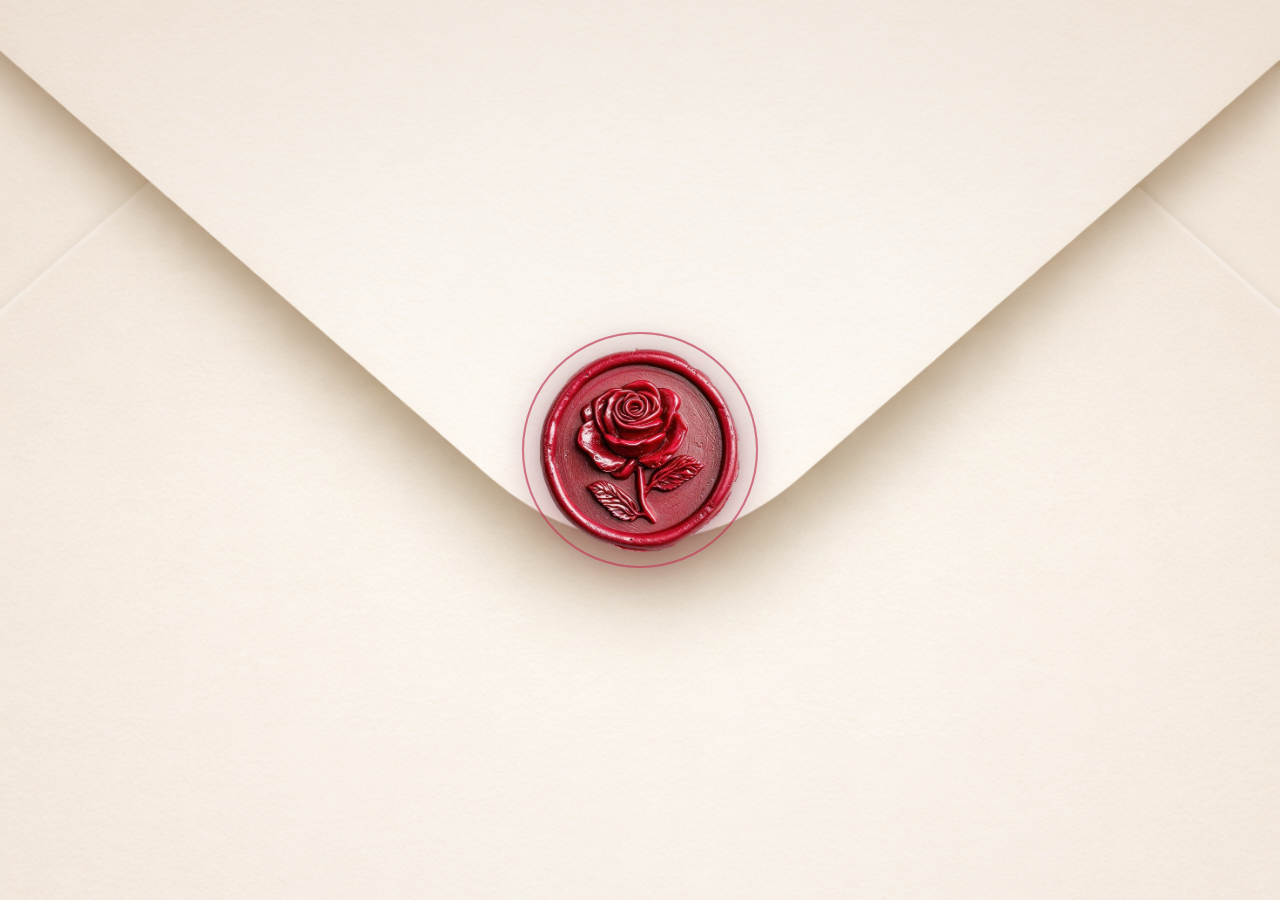
<file: index.html>
<!DOCTYPE html>
<html lang="es">
<head>
  <meta charset="UTF-8" />
  <meta name="viewport" content="width=device-width, initial-scale=1.0, maximum-scale=1.0, user-scalable=no" />
  <title>Invitación</title>
  <link rel="stylesheet" href="styles.css" />
</head>
<body>
  <div class="envelope-container">
    <img class="carta-bg" src="assets/carta.png" alt="carta" />
    <div class="flap-shadow"></div>
    <button class="sello-btn" id="selloBtn" aria-label="Abrir invitación">
      <img class="sello-img" src="assets/sello.png" alt="sello" />
      <span class="ripple-ring"></span>
    </button>
  </div>

  <audio id="bg-audio" src="assets/audio.mp3" loop preload="auto"></audio>

  <script>
    (function() {
      const audio = document.getElementById('bg-audio');
      audio.volume = 0;

      function startAudio() {
        const saved = sessionStorage.getItem('audioTime');
        if (saved) audio.currentTime = parseFloat(saved);
        audio.play().then(() => {
          let vol = 0;
          const ramp = setInterval(() => {
            vol = Math.min(vol + 0.03, 0.35);
            audio.volume = vol;
            if (vol >= 0.35) clearInterval(ramp);
          }, 80);
        }).catch(() => {});
      }

      document.addEventListener('touchstart', startAudio, { once: true });
      document.addEventListener('click',      startAudio, { once: true });

      window.addEventListener('beforeunload', () => {
        sessionStorage.setItem('audioTime', audio.currentTime);
      });
    })();
  </script>
  <script src="app.js"></script>
</body>
</html>
</file>
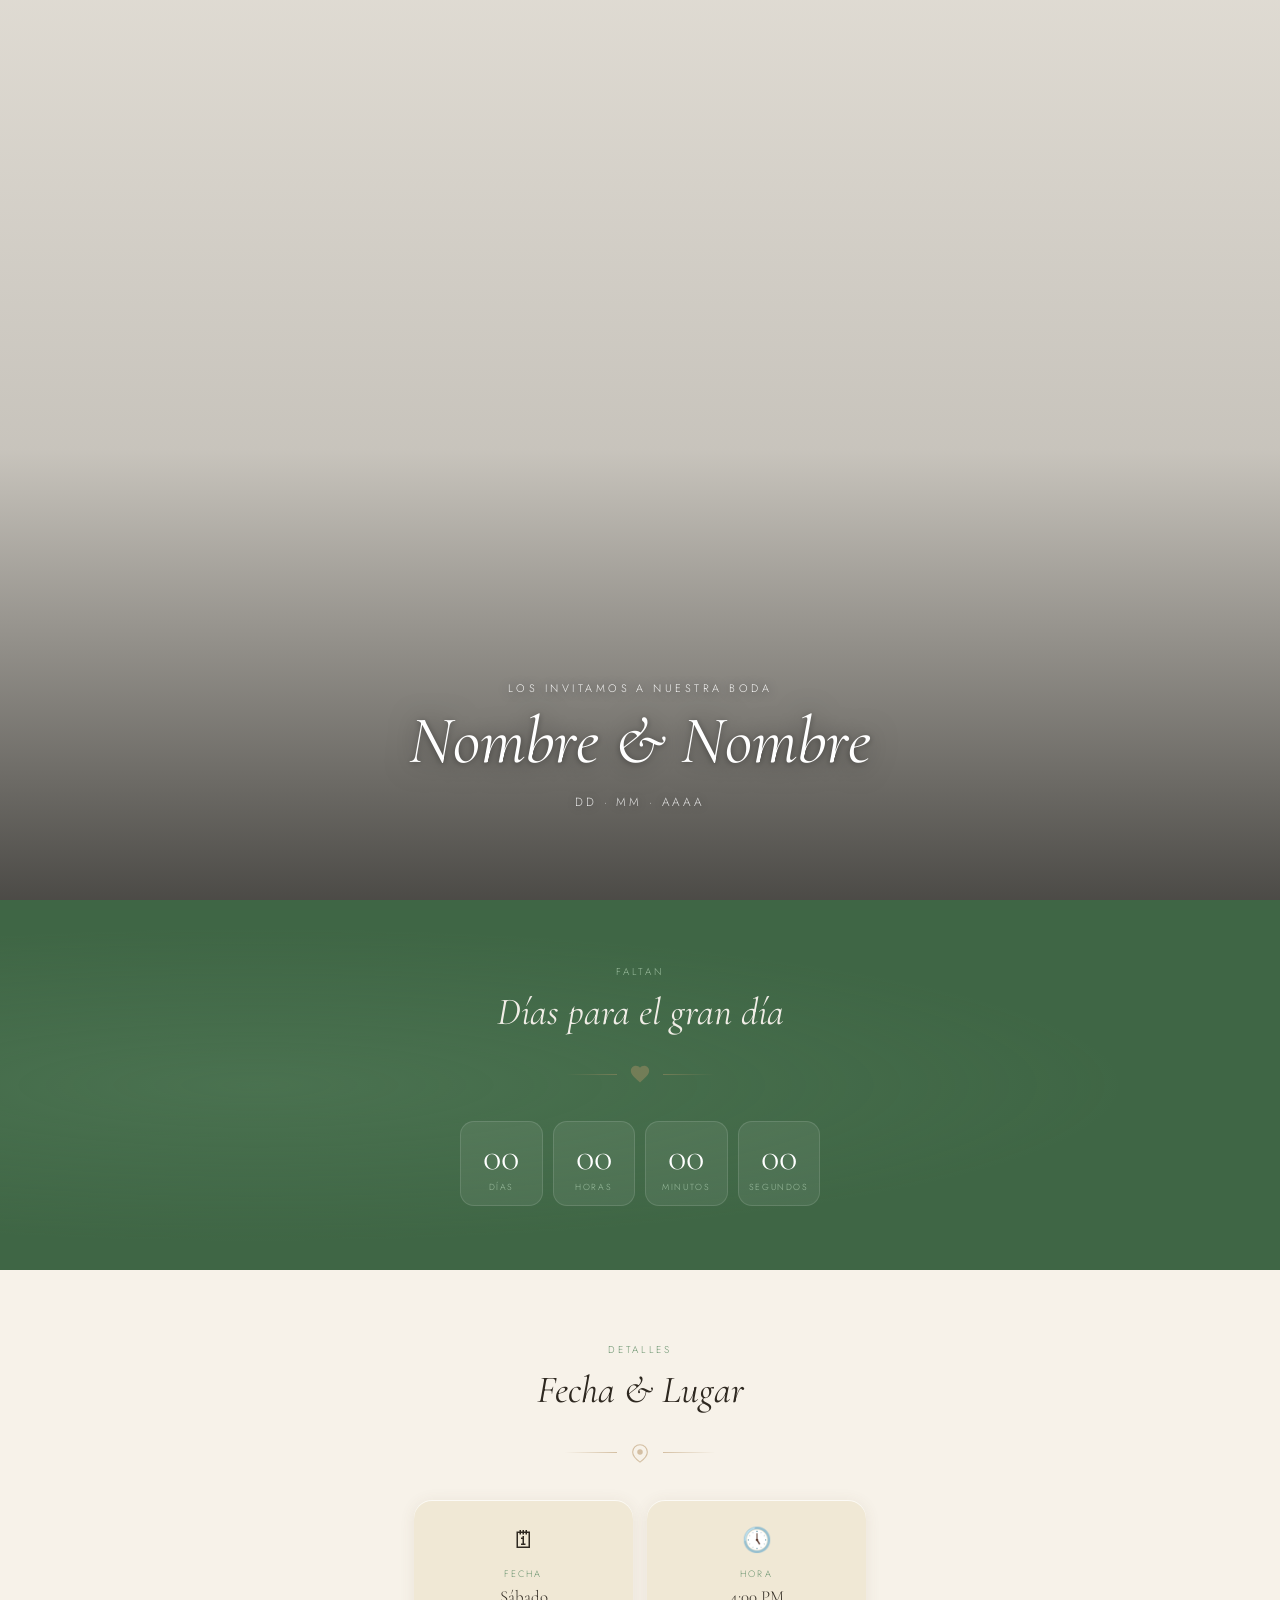
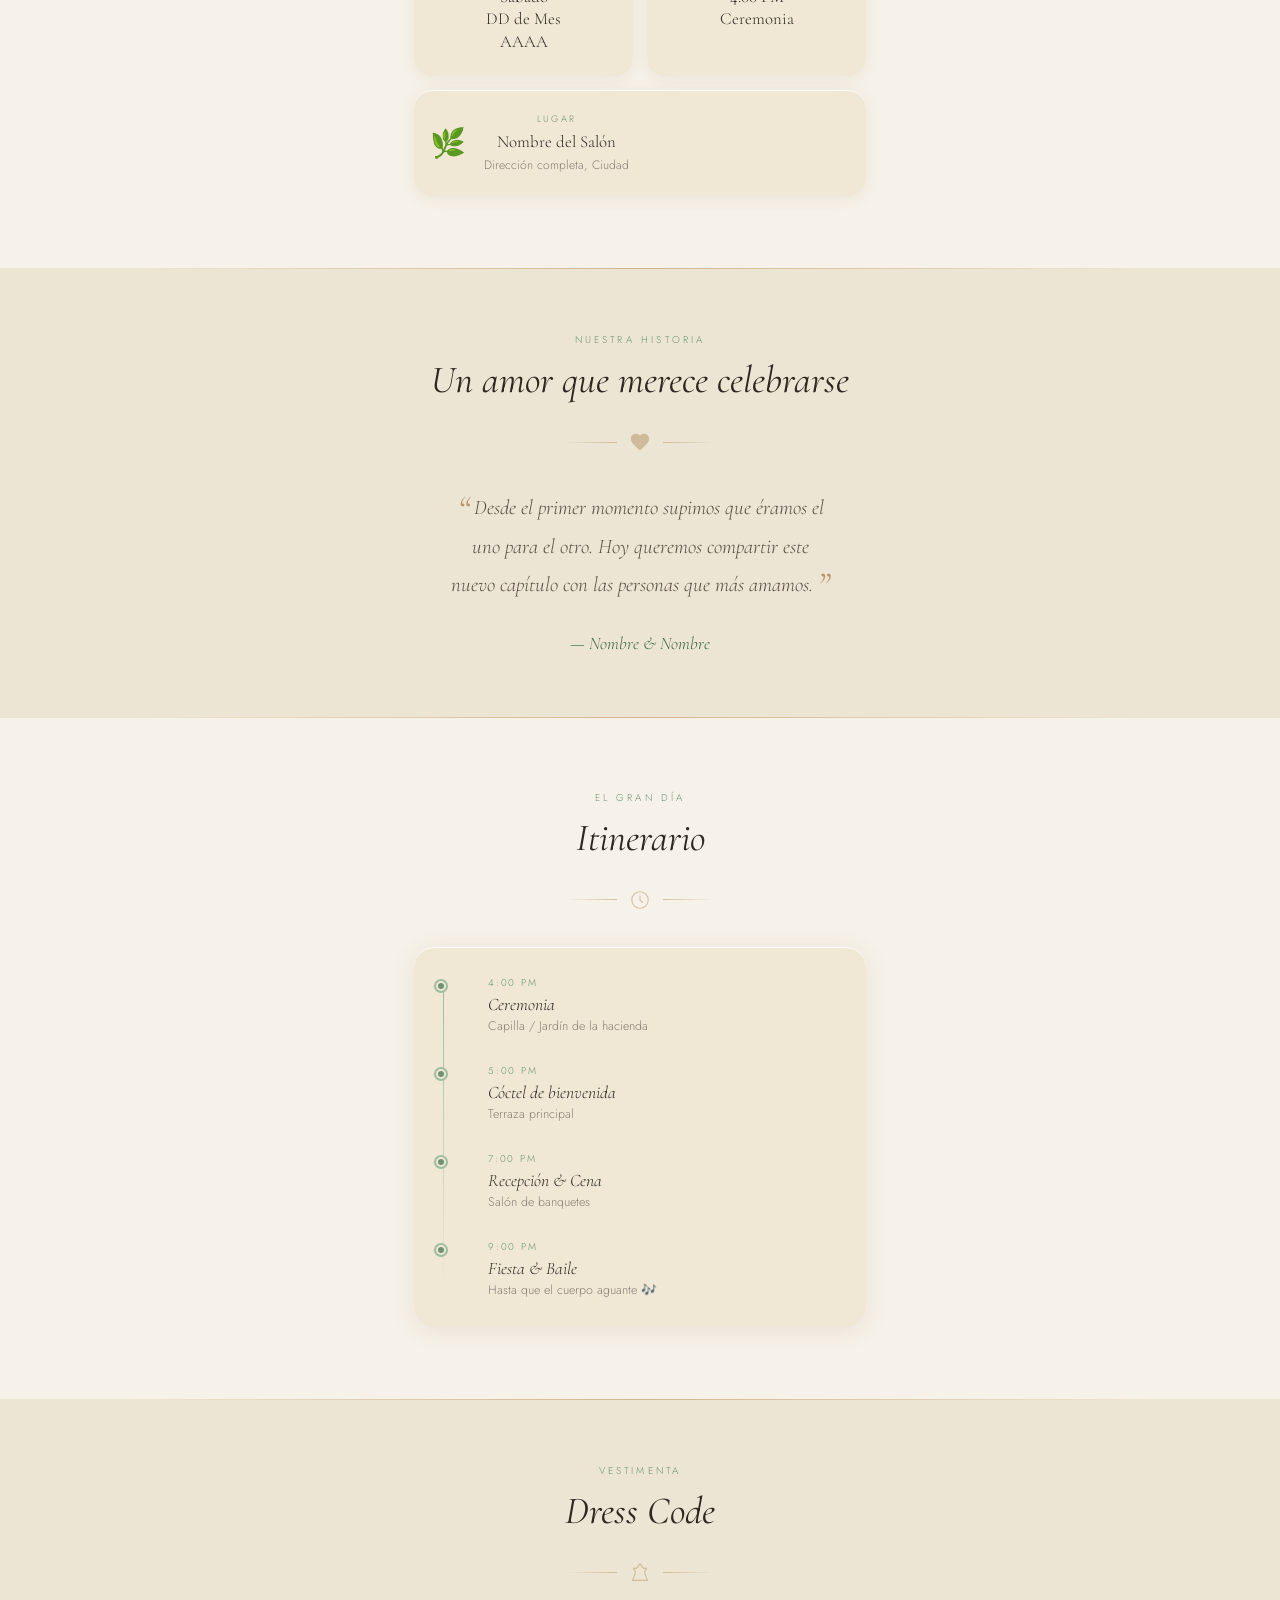
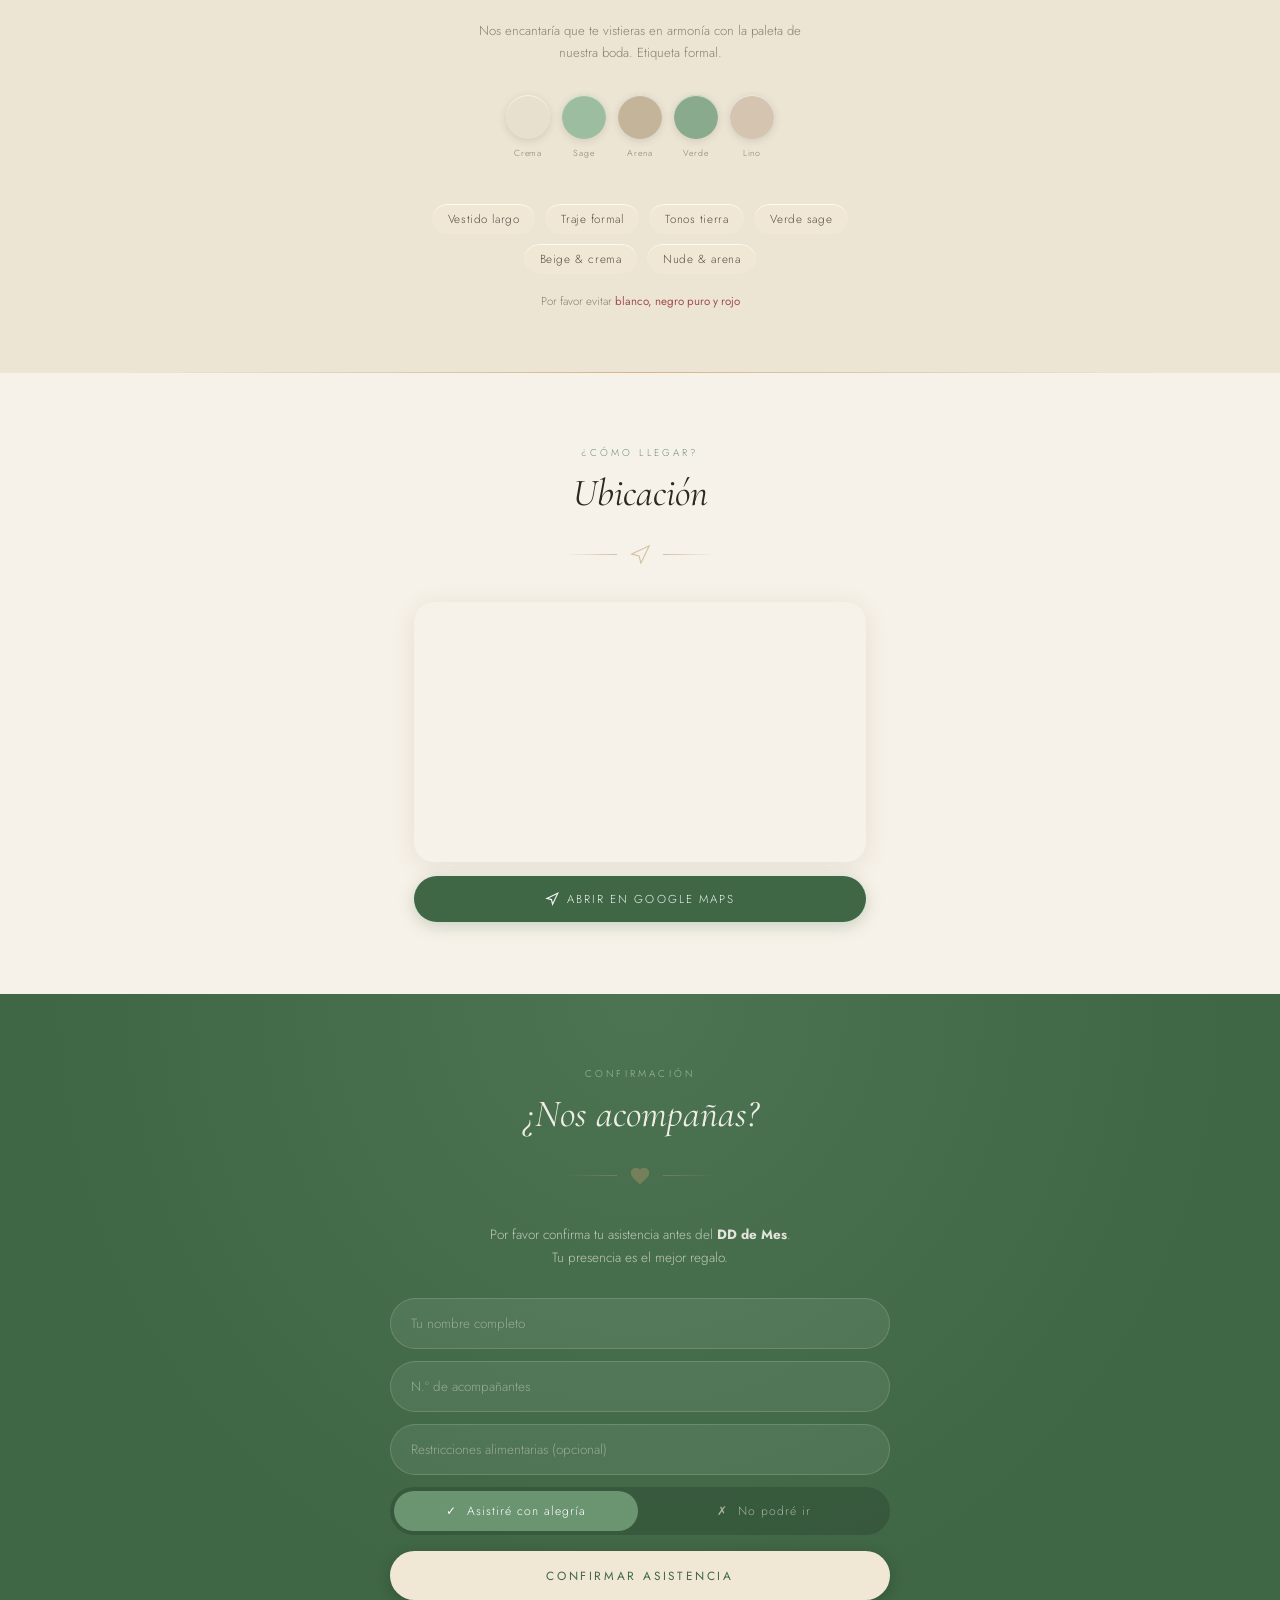
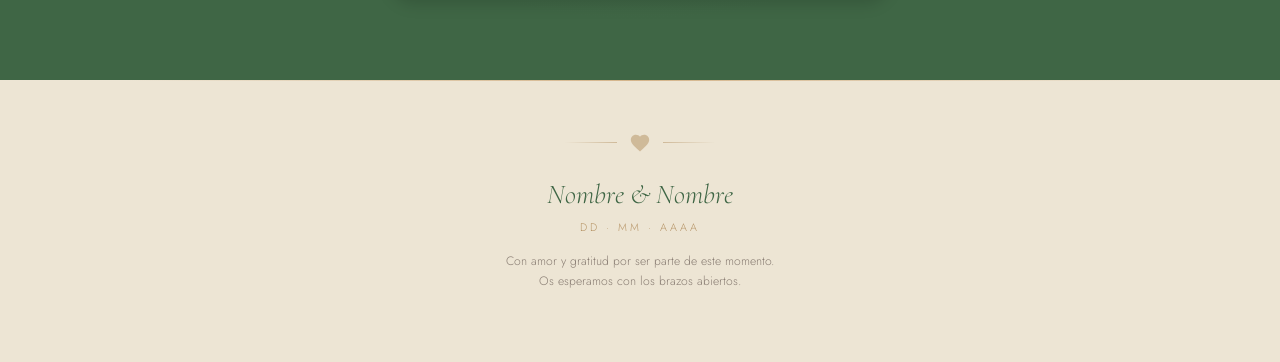
<file: invitacion.html>
<!DOCTYPE html>
<html lang="es">
<head>
  <meta charset="UTF-8"/>
  <meta name="viewport" content="width=device-width, initial-scale=1.0, maximum-scale=1.0, user-scalable=no"/>
  <title>Nuestra Boda</title>
  <link rel="preconnect" href="https://fonts.googleapis.com">
  <link href="https://fonts.googleapis.com/css2?family=Cormorant+Garamond:ital,wght@0,300;0,400;0,500;1,300;1,400&family=Jost:wght@200;300;400&display=swap" rel="stylesheet">
  <style>
    *, *::before, *::after { box-sizing: border-box; margin: 0; padding: 0; }

    :root {
      --cream:       #f7f2e9;
      --cream-dark:  #ede5d4;
      --parchment:   #f0e8d5;
      --green:       #6b9470;
      --green-light: #9cbd9f;
      --green-dark:  #3f6645;
      --text:        #2e2820;
      --text-mid:    #5a4e44;
      --text-light:  #8a7e74;
      --gold:        #b8976a;
      --gold-light:  #d4b48a;
    }

    html { scroll-behavior: smooth; }

    body {
      background: var(--cream);
      font-family: 'Jost', sans-serif;
      font-weight: 300;
      color: var(--text);
      opacity: 0;
      animation: pageIn 1.4s 0.1s ease forwards;
    }

    @keyframes pageIn { from { opacity:0; } to { opacity:1; } }

    .hero {
      position: relative;
      width: 100%;
      height: 100dvh;
      overflow: hidden;
      display: flex;
      flex-direction: column;
      align-items: center;
      justify-content: flex-end;
      padding-bottom: 10dvh;
    }
    .hero-video {
      position: absolute; inset: 0;
      width: 100%; height: 100%;
      object-fit: cover; object-position: center;
    }
    .hero::after {
      content: '';
      position: absolute; inset: 0;
      background: linear-gradient(to bottom, rgba(10,10,8,.10) 0%, rgba(10,10,8,.20) 50%, rgba(10,10,8,.72) 100%);
    }
    .hero-content {
      position: relative; z-index: 2;
      text-align: center;
      display: flex; flex-direction: column; align-items: center; gap: 10px;
    }
    .hero-pre {
      font-size: .68rem; letter-spacing: .32em; text-transform: uppercase;
      color: rgba(255,255,255,.92); text-shadow: 0 1px 10px rgba(0,0,0,.55);
      opacity: 0; animation: fadeUp 1s 1s forwards;
    }
    .hero-names {
      font-family: 'Cormorant Garamond', serif;
      font-size: clamp(2.8rem, 11vw, 4.2rem);
      font-weight: 400; font-style: italic; line-height: 1.05;
      color: #fff; text-shadow: 0 2px 28px rgba(0,0,0,.55), 0 1px 6px rgba(0,0,0,.35);
      opacity: 0; animation: fadeUp 1s 1.2s forwards;
    }
    .hero-date {
      font-size: .74rem; letter-spacing: .24em;
      color: rgba(255,255,255,.82); text-shadow: 0 1px 8px rgba(0,0,0,.35);
      margin-top: 6px; opacity: 0; animation: fadeUp 1s 1.45s forwards;
    }
    .scroll-hint {
      position: absolute; bottom: 26px; left: 50%; transform: translateX(-50%);
      z-index: 2; display: flex; flex-direction: column; align-items: center; gap: 7px;
      opacity: 0; animation: fadeUp 1s 2.2s forwards;
    }
    .scroll-hint span { font-size: .6rem; letter-spacing: .24em; text-transform: uppercase; color: rgba(255,255,255,.7); }
    .scroll-line {
      width: 1px; height: 38px;
      background: linear-gradient(to bottom, rgba(255,255,255,.7), transparent);
      animation: scrollPulse 2.2s 2.4s ease-in-out infinite;
    }
    @keyframes scrollPulse { 0%,100%{opacity:.35;transform:scaleY(1)} 50%{opacity:1;transform:scaleY(1.18)} }
    @keyframes fadeUp { from{opacity:0;transform:translateY(16px)} to{opacity:1;transform:translateY(0)} }

    .ornament {
      display: flex; align-items: center; justify-content: center;
      gap: 12px; margin: 0 auto 36px; opacity: .55;
    }
    .ornament-line { height: 1px; width: 52px; background: linear-gradient(to right, transparent, var(--gold)); }
    .ornament-line.r { background: linear-gradient(to left, transparent, var(--gold)); }
    .ornament svg { width: 22px; height: 22px; }

    .sw { padding: 72px 24px; max-width: 500px; margin: 0 auto; position: relative; z-index: 1; }
    .alt-bg { background: var(--cream-dark); position: relative; }
    .alt-bg::before, .alt-bg::after {
      content: ''; display: block; height: 1px;
      background: linear-gradient(to right, transparent, var(--gold-light), transparent);
      position: absolute; left: 10%; right: 10%;
    }
    .alt-bg::before { top: 0; }
    .alt-bg::after  { bottom: 0; }

    .section-label {
      font-size: .62rem; letter-spacing: .32em; text-transform: uppercase;
      color: var(--green); text-align: center; margin-bottom: 10px; display: block;
    }
    .section-title {
      font-family: 'Cormorant Garamond', serif;
      font-size: clamp(1.9rem, 7vw, 2.4rem);
      font-weight: 400; font-style: italic; line-height: 1.2;
      color: var(--text); text-align: center; margin-bottom: 28px;
    }

    .parchment {
      background: var(--parchment); border-radius: 20px; padding: 28px 22px;
      box-shadow: 0 1px 0 rgba(255,255,255,.9) inset, 0 4px 24px rgba(100,80,50,.10);
      position: relative; overflow: hidden;
    }

    .cd-section {
      background: var(--green-dark); padding: 64px 24px;
      position: relative; overflow: hidden;
    }
    .cd-section::before {
      content:''; position:absolute; inset:0;
      background: radial-gradient(ellipse at 20% 50%, rgba(107,148,112,.25) 0%, transparent 60%),
                  radial-gradient(ellipse at 80% 50%, rgba(63,102,69,.20) 0%, transparent 60%);
      pointer-events:none;
    }
    .cd-inner { max-width:500px; margin:0 auto; text-align:center; position:relative;z-index:1; }
    .cd-section .section-label { color: var(--green-light); }
    .cd-section .section-title { color: #f0ede6; }
    .cd-section .ornament { opacity:.4; }
    .cd-grid {
      display: grid; grid-template-columns: repeat(4,1fr); gap: 10px;
      max-width: 360px; margin: 0 auto;
    }
    .cd-item {
      text-align: center; background: rgba(255,255,255,.07);
      border: 1px solid rgba(255,255,255,.12); border-radius: 14px; padding: 16px 8px 12px;
    }
    .cd-num {
      font-family: 'Cormorant Garamond', serif;
      font-size: 2.4rem; font-weight: 300; color: #fff; line-height: 1; display: block;
    }
    .cd-lbl {
      font-size: .55rem; letter-spacing: .18em; text-transform: uppercase;
      color: var(--green-light); display: block; margin-top: 5px;
    }

    .fg { display:grid; grid-template-columns:1fr 1fr; gap:14px; margin-bottom:14px; }
    .tile {
      background: var(--parchment); border-radius: 18px; padding: 22px 16px; text-align: center;
      box-shadow: 0 2px 16px rgba(100,80,50,.09), 0 1px 0 rgba(255,255,255,.8) inset;
    }
    .tile .ic   { font-size:1.5rem; display:block; margin-bottom:10px; }
    .tile .lbl  { font-size:.58rem; letter-spacing:.24em; text-transform:uppercase; color:var(--green); margin-bottom:6px; display:block; }
    .tile .val  { font-family:'Cormorant Garamond',serif; font-size:1.05rem; color:var(--text); line-height:1.35; }
    .tile .sub  { font-size:.76rem; color:var(--text-light); margin-top:3px; }
    .tile-row   { display:flex; align-items:center; gap:18px; }
    .tile-row .ic { margin-bottom:0; font-size:1.8rem; flex-shrink:0; }

    .historia-quote {
      font-family: 'Cormorant Garamond', serif;
      font-size: clamp(1.1rem, 4.5vw, 1.3rem);
      font-style: italic; font-weight: 300;
      color: var(--text-mid); text-align: center; line-height: 1.85;
      max-width: 380px; margin: 0 auto 28px;
    }
    .historia-quote::before { content:'\201C'; color:var(--gold); font-size:2.5rem; line-height:0; vertical-align:-.5rem; margin-right:4px; }
    .historia-quote::after  { content:'\201D'; color:var(--gold); font-size:2.5rem; line-height:0; vertical-align:-.5rem; margin-left:4px; }
    .firma { text-align:center; font-family:'Cormorant Garamond',serif; font-size:1.1rem; font-style:italic; color:var(--green-dark); }

    .timeline { position:relative; padding-left:28px; }
    .timeline::before {
      content:''; position:absolute; left:7px; top:8px; bottom:8px;
      width:1px; background:linear-gradient(to bottom, var(--green-light), transparent);
    }
    .tl-item { position:relative; padding:0 0 28px 24px; }
    .tl-item:last-child { padding-bottom:0; }
    .tl-dot {
      position:absolute; left:-28px; top:6px;
      width:10px; height:10px; border-radius:50%;
      background:var(--green); border:2px solid var(--parchment);
      box-shadow:0 0 0 2px var(--green-light);
    }
    .tl-hora  { font-size:.62rem; letter-spacing:.18em; color:var(--green); text-transform:uppercase; margin-bottom:4px; display:block; }
    .tl-ev    { font-family:'Cormorant Garamond',serif; font-size:1.1rem; color:var(--text); font-style:italic; }
    .tl-desc  { font-size:.78rem; color:var(--text-light); margin-top:2px; }

    .dc-note {
      font-size:.82rem; color:var(--text-light); text-align:center; line-height:1.7;
      margin-bottom:30px; max-width:340px; margin-left:auto; margin-right:auto;
    }
    .dc-palette { display:flex; justify-content:center; gap:12px; margin-bottom:36px; }
    .dc-swatch {
      width:44px; height:44px; border-radius:50%;
      box-shadow:0 2px 8px rgba(0,0,0,.12), 0 1px 0 rgba(255,255,255,.6) inset;
      position:relative;
    }
    .dc-swatch::after {
      content:attr(data-name); position:absolute; bottom:-20px; left:50%; transform:translateX(-50%);
      font-size:.55rem; letter-spacing:.1em; color:var(--text-light); white-space:nowrap;
    }
    .dc-tags { display:flex; flex-wrap:wrap; gap:8px; justify-content:center; }
    .dc-tag {
      background:var(--parchment); border:1px solid var(--cream-dark); border-radius:50px;
      padding:7px 16px; font-size:.73rem; color:var(--text-mid); letter-spacing:.05em;
      box-shadow:0 1px 0 rgba(255,255,255,.8) inset;
    }
    .dc-avoid { margin-top:18px; text-align:center; font-size:.72rem; color:var(--text-light); }
    .dc-avoid strong { color:#a05050; font-weight:400; }

    .map-wrap { border-radius:20px; overflow:hidden; box-shadow:0 4px 24px rgba(100,80,50,.12); }
    .map-wrap iframe { width:100%; height:260px; border:none; display:block; }
    .map-btn {
      display:flex; align-items:center; justify-content:center; gap:8px;
      width:100%; margin-top:14px; padding:15px;
      background:var(--green-dark); color:rgba(255,255,255,.92);
      border-radius:50px; text-decoration:none;
      font-size:.72rem; letter-spacing:.18em; text-transform:uppercase;
      transition:background .2s, transform .15s;
      box-shadow:0 4px 16px rgba(63,102,69,.25);
    }
    .map-btn:active { background:var(--green); transform:scale(.98); }

    .rsvp-bg {
      background:var(--green-dark); padding:72px 24px 80px;
      position:relative; overflow:hidden;
    }
    .rsvp-bg::before {
      content:''; position:absolute; inset:0;
      background:radial-gradient(ellipse at 50% 0%, rgba(107,148,112,.30) 0%, transparent 65%);
      pointer-events:none;
    }
    .rsvp-inner { max-width:500px; margin:0 auto; position:relative;z-index:1; }
    .rsvp-bg .section-label { color:var(--green-light); }
    .rsvp-bg .section-title { color:#f0ede6; }
    .rsvp-note {
      font-size:.84rem; color:rgba(240,237,230,.72); text-align:center;
      line-height:1.75; margin-bottom:28px;
    }
    .rsvp-form { display:flex; flex-direction:column; gap:12px; }
    .rsvp-input {
      width:100%; padding:15px 20px;
      border:1px solid rgba(255,255,255,.15); border-radius:50px;
      background:rgba(255,255,255,.08);
      font-family:'Jost',sans-serif; font-size:.84rem; font-weight:300; color:#f0ede6;
      outline:none; transition:border-color .2s, background .2s; -webkit-appearance:none;
    }
    .rsvp-input::placeholder { color:rgba(240,237,230,.45); }
    .rsvp-input:focus { border-color:rgba(255,255,255,.35); background:rgba(255,255,255,.12); }
    .rsvp-toggle {
      display:flex; background:rgba(0,0,0,.15); border-radius:50px; padding:4px; gap:4px;
    }
    .rsvp-toggle button {
      flex:1; padding:11px; border:none; border-radius:50px;
      font-family:'Jost',sans-serif; font-size:.76rem; letter-spacing:.08em; font-weight:300;
      background:transparent; color:rgba(240,237,230,.6); cursor:pointer;
      transition:background .2s, color .2s;
    }
    .rsvp-toggle button.active { background:var(--green); color:#fff; }
    .rsvp-submit {
      width:100%; padding:16px; background:var(--parchment);
      color:var(--green-dark); border:none; border-radius:50px;
      font-family:'Jost',sans-serif; font-size:.74rem; font-weight:400;
      letter-spacing:.22em; text-transform:uppercase; cursor:pointer;
      margin-top:4px; transition:opacity .2s, transform .15s;
      box-shadow:0 4px 16px rgba(0,0,0,.15);
    }
    .rsvp-submit:active { transform:scale(.97); opacity:.88; }

    footer {
      text-align:center; padding:52px 28px 70px;
      background:var(--cream-dark); position:relative;
    }
    footer::before {
      content:''; display:block; height:1px;
      background:linear-gradient(to right, transparent, var(--gold-light), transparent);
      position:absolute; top:0; left:10%; right:10%;
    }
    .footer-names { font-family:'Cormorant Garamond',serif; font-size:1.7rem; font-style:italic; font-weight:300; color:var(--green-dark); margin-bottom:8px; }
    .footer-date  { font-size:.68rem; letter-spacing:.28em; text-transform:uppercase; color:var(--gold); margin-bottom:16px; }
    .footer-msg   { font-size:.76rem; color:var(--text-light); line-height:1.7; }

    .toast {
      position:fixed; bottom:32px; left:50%;
      transform:translateX(-50%) translateY(80px);
      background:var(--green-dark); color:#f0ede6;
      padding:14px 28px; border-radius:50px;
      font-size:.78rem; letter-spacing:.08em;
      z-index:999; opacity:0;
      transition:transform .45s cubic-bezier(.34,1.56,.64,1), opacity .3s;
      white-space:nowrap; box-shadow:0 8px 24px rgba(0,0,0,.18);
    }
    .toast.show { opacity:1; transform:translateX(-50%) translateY(0); }
  </style>
</head>
<body>

<section class="hero">
  <video class="hero-video" src="assets/media.mp4" autoplay muted loop playsinline></video>
  <div class="hero-content">
    <p class="hero-pre">Los invitamos a nuestra boda</p>
    <h1 class="hero-names">Nombre &amp; Nombre</h1>
    <p class="hero-date">DD · MM · AAAA</p>
  </div>
  <div class="scroll-hint">
  </div>
</section>

<div class="cd-section" id="fecha">
  <div class="cd-inner">
    <span class="section-label">Faltan</span>
    <h2 class="section-title">Días para el gran día</h2>
    <div class="ornament" style="opacity:.4;">
      <div class="ornament-line"></div>
      <svg viewBox="0 0 24 24" fill="#b8976a"><path d="M12 21.35l-1.45-1.32C5.4 15.36 2 12.28 2 8.5 2 5.42 4.42 3 7.5 3c1.74 0 3.41.81 4.5 2.09C13.09 3.81 14.76 3 16.5 3 19.58 3 22 5.42 22 8.5c0 3.78-3.4 6.86-8.55 11.54L12 21.35z"/></svg>
      <div class="ornament-line r"></div>
    </div>
    <div class="cd-grid">
      <div class="cd-item"><span class="cd-num" id="cd-d">--</span><span class="cd-lbl">Días</span></div>
      <div class="cd-item"><span class="cd-num" id="cd-h">--</span><span class="cd-lbl">Horas</span></div>
      <div class="cd-item"><span class="cd-num" id="cd-m">--</span><span class="cd-lbl">Minutos</span></div>
      <div class="cd-item"><span class="cd-num" id="cd-s">--</span><span class="cd-lbl">Segundos</span></div>
    </div>
  </div>
</div>

<div class="sw" id="detalles">
  <span class="section-label">Detalles</span>
  <h2 class="section-title">Fecha &amp; Lugar</h2>
  <div class="ornament">
    <div class="ornament-line"></div>
    <svg viewBox="0 0 24 24" fill="none" stroke="#b8976a" stroke-width="1.2"><path d="M12 22s-8-5.6-8-11a8 8 0 0116 0c0 5.4-8 11-8 11z"/><circle cx="12" cy="11" r="3" fill="#b8976a" stroke="none"/></svg>
    <div class="ornament-line r"></div>
  </div>
  <div class="fg">
    <div class="tile"><span class="ic">🗓</span><span class="lbl">Fecha</span><p class="val">Sábado<br>DD de Mes<br>AAAA</p></div>
    <div class="tile"><span class="ic">🕔</span><span class="lbl">Hora</span><p class="val">4:00 PM<br>Ceremonia</p></div>
  </div>
  <div class="tile tile-row">
    <span class="ic">🌿</span>
    <div><span class="lbl">Lugar</span><p class="val">Nombre del Salón</p><p class="sub">Dirección completa, Ciudad</p></div>
  </div>
</div>

<div class="alt-bg" id="historia">
  <div class="sw" style="padding-top:64px;padding-bottom:64px;">
    <span class="section-label">Nuestra historia</span>
    <h2 class="section-title">Un amor que merece celebrarse</h2>
    <div class="ornament">
      <div class="ornament-line"></div>
      <svg viewBox="0 0 24 24" fill="#b8976a"><path d="M12 21.35l-1.45-1.32C5.4 15.36 2 12.28 2 8.5 2 5.42 4.42 3 7.5 3c1.74 0 3.41.81 4.5 2.09C13.09 3.81 14.76 3 16.5 3 19.58 3 22 5.42 22 8.5c0 3.78-3.4 6.86-8.55 11.54L12 21.35z"/></svg>
      <div class="ornament-line r"></div>
    </div>
    <p class="historia-quote">Desde el primer momento supimos que éramos el uno para el otro. Hoy queremos compartir este nuevo capítulo con las personas que más amamos.</p>
    <p class="firma">— Nombre &amp; Nombre</p>
  </div>
</div>

<div class="sw" id="itinerario">
  <span class="section-label">El gran día</span>
  <h2 class="section-title">Itinerario</h2>
  <div class="ornament">
    <div class="ornament-line"></div>
    <svg viewBox="0 0 24 24" fill="none" stroke="#b8976a" stroke-width="1.2"><circle cx="12" cy="12" r="9"/><path d="M12 7v5l3 3"/></svg>
    <div class="ornament-line r"></div>
  </div>
  <div class="parchment">
    <div class="timeline">
      <div class="tl-item"><div class="tl-dot"></div><span class="tl-hora">4:00 PM</span><p class="tl-ev">Ceremonia</p><p class="tl-desc">Capilla / Jardín de la hacienda</p></div>
      <div class="tl-item"><div class="tl-dot"></div><span class="tl-hora">5:00 PM</span><p class="tl-ev">Cóctel de bienvenida</p><p class="tl-desc">Terraza principal</p></div>
      <div class="tl-item"><div class="tl-dot"></div><span class="tl-hora">7:00 PM</span><p class="tl-ev">Recepción &amp; Cena</p><p class="tl-desc">Salón de banquetes</p></div>
      <div class="tl-item"><div class="tl-dot"></div><span class="tl-hora">9:00 PM</span><p class="tl-ev">Fiesta &amp; Baile</p><p class="tl-desc">Hasta que el cuerpo aguante 🎶</p></div>
    </div>
  </div>
</div>

<div class="alt-bg" id="dresscode">
  <div class="sw" style="padding-top:64px;padding-bottom:64px;">
    <span class="section-label">Vestimenta</span>
    <h2 class="section-title">Dress Code</h2>
    <div class="ornament">
      <div class="ornament-line"></div>
      <svg viewBox="0 0 24 24" fill="none" stroke="#b8976a" stroke-width="1.2"><path d="M12 2L8 7H5l2 4-3 9h16l-3-9 2-4h-3L12 2z"/></svg>
      <div class="ornament-line r"></div>
    </div>
    <p class="dc-note">Nos encantaría que te vistieras en armonía con la paleta de nuestra boda. Etiqueta formal.</p>
    <div class="dc-palette" style="padding-bottom:28px;">
      <div class="dc-swatch" style="background:#e8e0cf;" data-name="Crema"></div>
      <div class="dc-swatch" style="background:#9cbd9f;" data-name="Sage"></div>
      <div class="dc-swatch" style="background:#c4b49a;" data-name="Arena"></div>
      <div class="dc-swatch" style="background:#8aaa8d;" data-name="Verde"></div>
      <div class="dc-swatch" style="background:#d4c4b0;" data-name="Lino"></div>
    </div>
    <div class="dc-tags">
      <span class="dc-tag">Vestido largo</span>
      <span class="dc-tag">Traje formal</span>
      <span class="dc-tag">Tonos tierra</span>
      <span class="dc-tag">Verde sage</span>
      <span class="dc-tag">Beige &amp; crema</span>
      <span class="dc-tag">Nude &amp; arena</span>
    </div>
    <p class="dc-avoid">Por favor evitar <strong>blanco, negro puro y rojo</strong></p>
  </div>
</div>

<div class="sw" id="ubicacion">
  <span class="section-label">¿Cómo llegar?</span>
  <h2 class="section-title">Ubicación</h2>
  <div class="ornament">
    <div class="ornament-line"></div>
    <svg viewBox="0 0 24 24" fill="none" stroke="#b8976a" stroke-width="1.2"><path d="M3 11l19-9-9 19-2-8-8-2z"/></svg>
    <div class="ornament-line r"></div>
  </div>
  <div class="map-wrap">
    <iframe src="https://www.google.com/maps/embed?pb=!1m18!1m12!1m3!1d3976.8!2d-76.5!3d3.45!2m3!1f0!2f0!3f0!3m2!1i1024!2i768!4f13.1!3m3!1m2!1s0x0%3A0x0!2zM8KwMjcnMDAuMCJOIDc2wrAzMCcwMC4wIlc!5e0!3m2!1ses!2sco!4v1" allowfullscreen="" loading="lazy" referrerpolicy="no-referrer-when-downgrade"></iframe>
  </div>
  <a class="map-btn" href="https://maps.google.com/?q=Nombre+del+Salon,+Ciudad" target="_blank">
    <svg width="14" height="14" viewBox="0 0 24 24" fill="none" stroke="currentColor" stroke-width="2"><path d="M3 11l19-9-9 19-2-8-8-2z"/></svg>
    Abrir en Google Maps
  </a>
</div>

<div class="rsvp-bg" id="rsvp">
  <div class="rsvp-inner">
    <span class="section-label">Confirmación</span>
    <h2 class="section-title">¿Nos acompañas?</h2>
    <div class="ornament" style="opacity:.4;">
      <div class="ornament-line"></div>
      <svg viewBox="0 0 24 24" fill="#b8976a"><path d="M12 21.35l-1.45-1.32C5.4 15.36 2 12.28 2 8.5 2 5.42 4.42 3 7.5 3c1.74 0 3.41.81 4.5 2.09C13.09 3.81 14.76 3 16.5 3 19.58 3 22 5.42 22 8.5c0 3.78-3.4 6.86-8.55 11.54L12 21.35z"/></svg>
      <div class="ornament-line r"></div>
    </div>
    <p class="rsvp-note">Por favor confirma tu asistencia antes del <strong style="color:rgba(240,237,230,.92);">DD de Mes</strong>.<br>Tu presencia es el mejor regalo.</p>
    <div class="rsvp-form">
      <input class="rsvp-input" type="text"   id="rsvp-name"   placeholder="Tu nombre completo" />
      <input class="rsvp-input" type="number" id="rsvp-guests" placeholder="N.º de acompañantes" min="0" max="5" />
      <input class="rsvp-input" type="text"   id="rsvp-food"   placeholder="Restricciones alimentarias (opcional)" />
      <div class="rsvp-toggle">
        <button class="active" id="btn-si" onclick="toggleRsvp('si')">✓ &nbsp;Asistiré con alegría</button>
        <button id="btn-no" onclick="toggleRsvp('no')">✗ &nbsp;No podré ir</button>
      </div>
      <button class="rsvp-submit" onclick="submitRsvp()">Confirmar asistencia</button>
    </div>
  </div>
</div>

<footer>
  <div class="ornament" style="margin-bottom:24px;">
    <div class="ornament-line"></div>
    <svg viewBox="0 0 24 24" fill="#b8976a" width="22" height="22"><path d="M12 21.35l-1.45-1.32C5.4 15.36 2 12.28 2 8.5 2 5.42 4.42 3 7.5 3c1.74 0 3.41.81 4.5 2.09C13.09 3.81 14.76 3 16.5 3 19.58 3 22 5.42 22 8.5c0 3.78-3.4 6.86-8.55 11.54L12 21.35z"/></svg>
    <div class="ornament-line r"></div>
  </div>
  <p class="footer-names">Nombre &amp; Nombre</p>
  <p class="footer-date">DD · MM · AAAA</p>
  <p class="footer-msg">Con amor y gratitud por ser parte de este momento.<br>Os esperamos con los brazos abiertos.</p>
</footer>

<div class="toast" id="toast">¡Gracias! Te esperamos 🌿</div>
<audio id="bg-audio" src="assets/audio.mp3" loop preload="auto"></audio>

<script>
  (function(){
    const a = document.getElementById('bg-audio');
    a.volume = 0;
    function start(){
      const t = sessionStorage.getItem('audioTime');
      if(t) a.currentTime = parseFloat(t);
      a.play().then(()=>{ let v=0; const r=setInterval(()=>{ v=Math.min(v+.05,.35); a.volume=v; if(v>=.35)clearInterval(r); },50); }).catch(()=>{});
    }
    a.play().then(()=>{ const t=sessionStorage.getItem('audioTime'); if(t) a.currentTime=parseFloat(t); a.volume=.35; }).catch(()=>{
      document.addEventListener('touchstart',start,{once:true});
      document.addEventListener('click',start,{once:true});
    });
    window.addEventListener('beforeunload',()=>{ sessionStorage.setItem('audioTime',a.currentTime); });
  })();

  const wDate = new Date('2025-12-20T16:00:00');
  function tick(){
    const diff = wDate - new Date();
    if(diff<=0){ ['cd-d','cd-h','cd-m','cd-s'].forEach(id=>document.getElementById(id).textContent='00'); return; }
    const pad = n => String(Math.floor(n)).padStart(2,'0');
    document.getElementById('cd-d').textContent = pad(diff/86400000);
    document.getElementById('cd-h').textContent = pad((diff%86400000)/3600000);
    document.getElementById('cd-m').textContent = pad((diff%3600000)/60000);
    document.getElementById('cd-s').textContent = pad((diff%60000)/1000);
  }
  tick(); setInterval(tick,1000);

  let choice='si';
  function toggleRsvp(c){
    choice=c;
    document.getElementById('btn-si').classList.toggle('active',c==='si');
    document.getElementById('btn-no').classList.toggle('active',c==='no');
    document.getElementById('toast').textContent = c==='no' ? '¡Te echaremos de menos! 🌸' : '¡Gracias! Te esperamos 🌿';
  }
  function submitRsvp(){
    if(!document.getElementById('rsvp-name').value.trim()){ document.getElementById('rsvp-name').focus(); return; }
    const t=document.getElementById('toast'); t.classList.add('show'); setTimeout(()=>t.classList.remove('show'),3400);
  }

  setTimeout(()=>{ document.getElementById('fecha').scrollIntoView({behavior:'smooth'}); },5000);

  const obs = new IntersectionObserver(entries=>{
    entries.forEach(e=>{ if(e.isIntersecting){ e.target.style.opacity='1'; e.target.style.transform='translateY(0)'; obs.unobserve(e.target); } });
  },{threshold:.10});
  document.querySelectorAll('.sw, .alt-bg').forEach(el=>{
    el.style.opacity='0'; el.style.transform='translateY(28px)';
    el.style.transition='opacity .9s ease, transform .9s ease';
    obs.observe(el);
  });
</script>
</body>
</html>
</file>
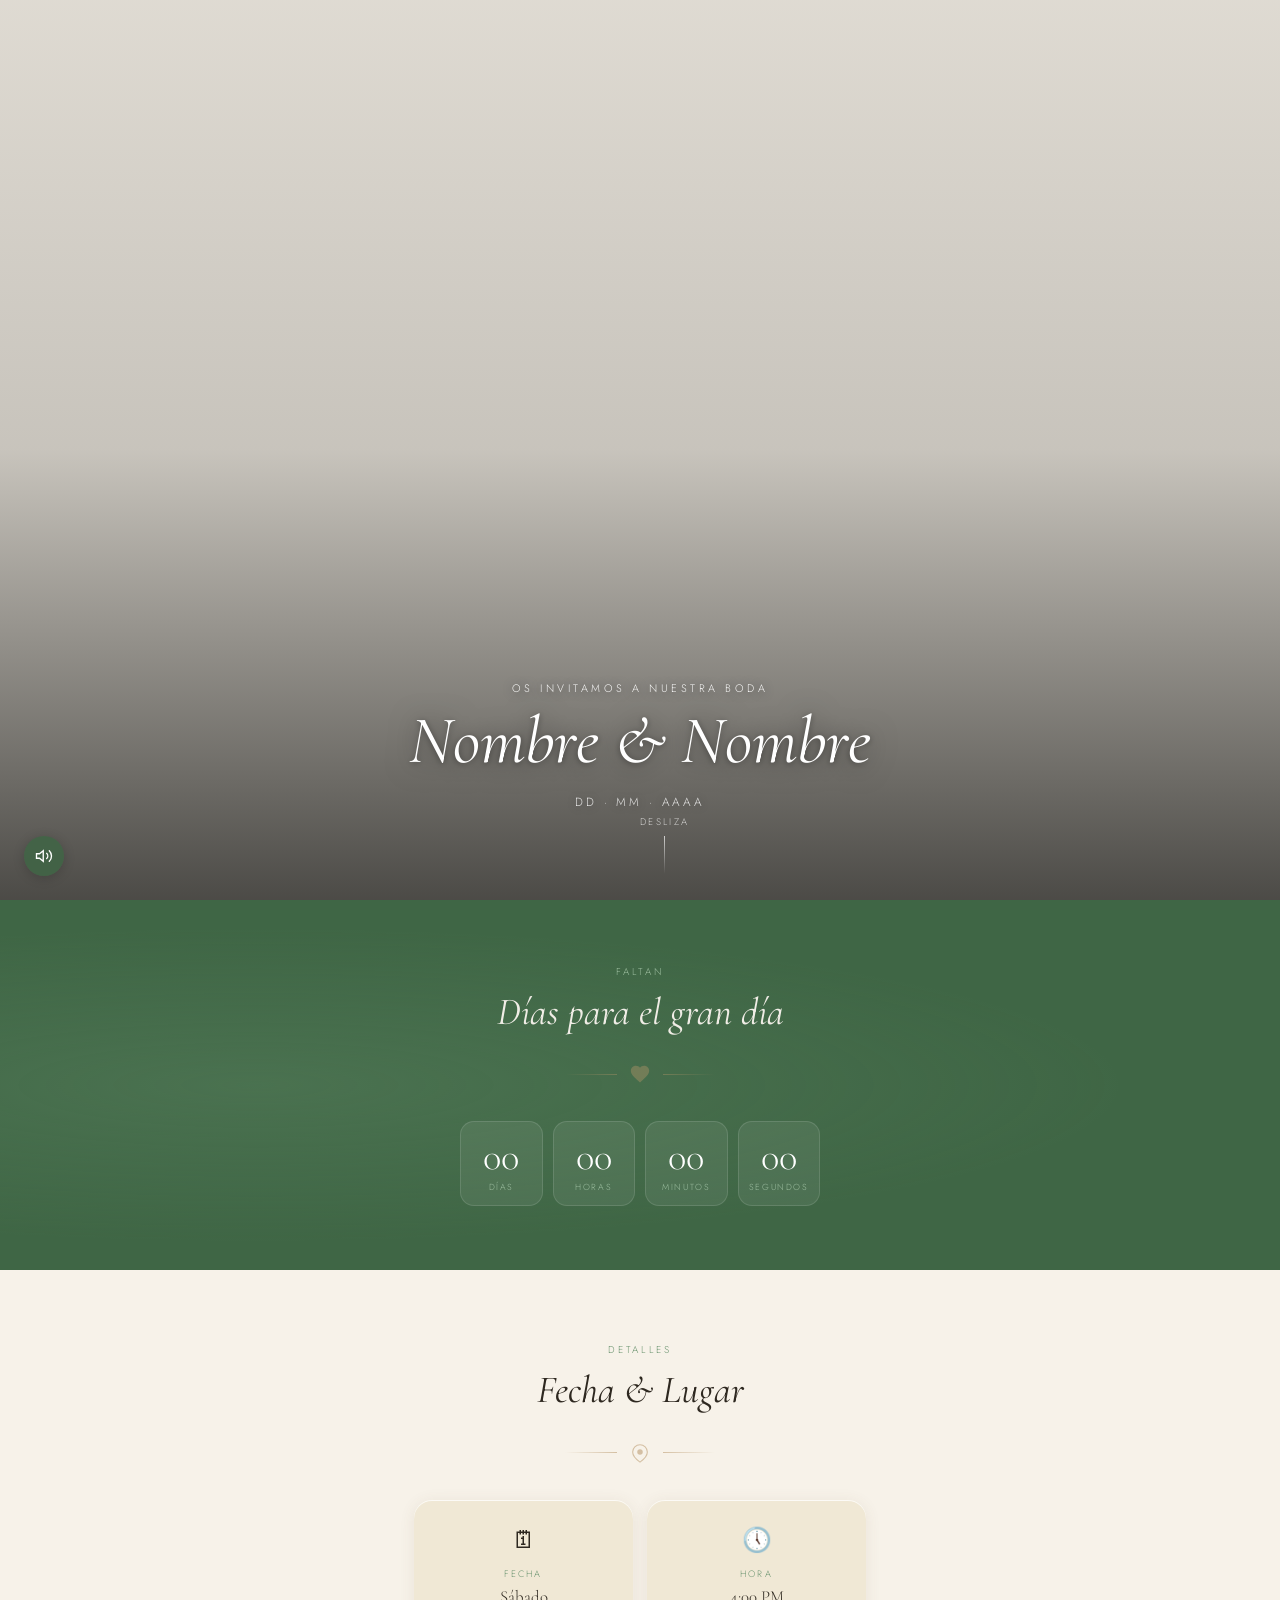
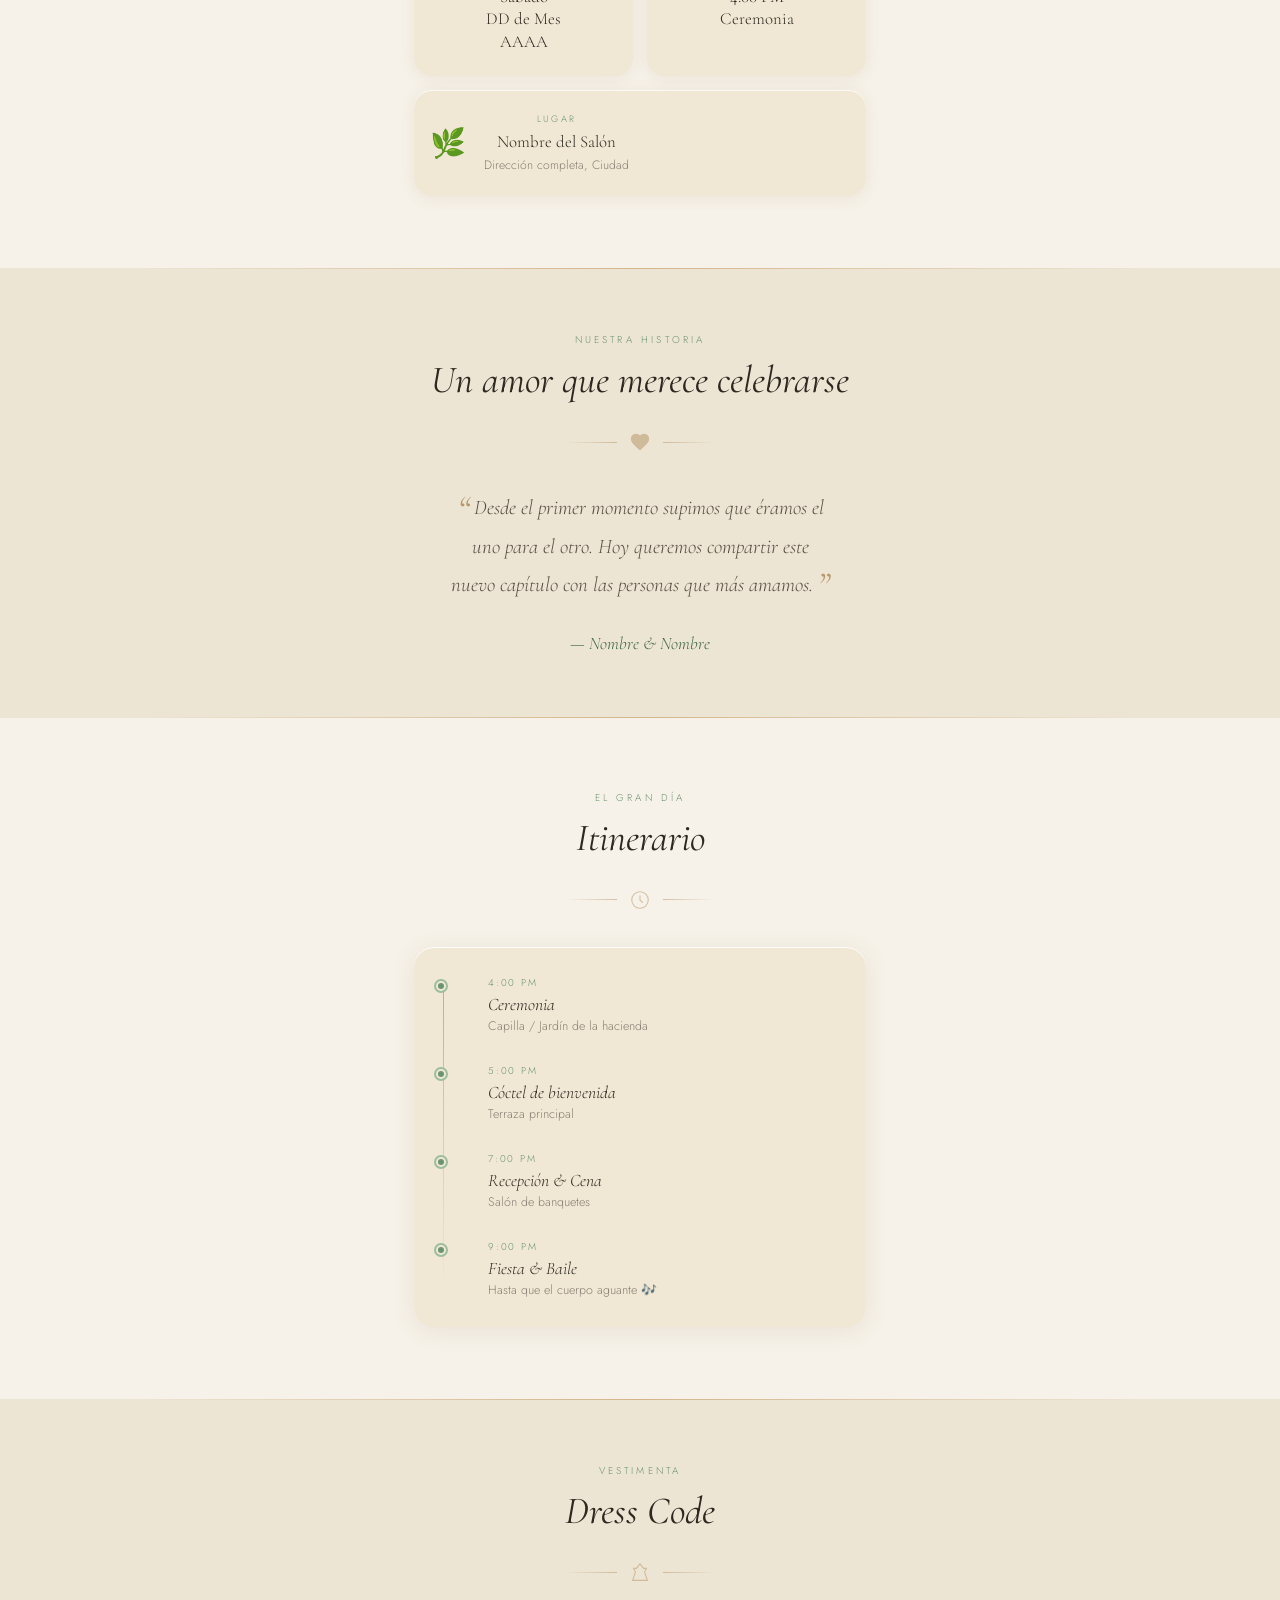
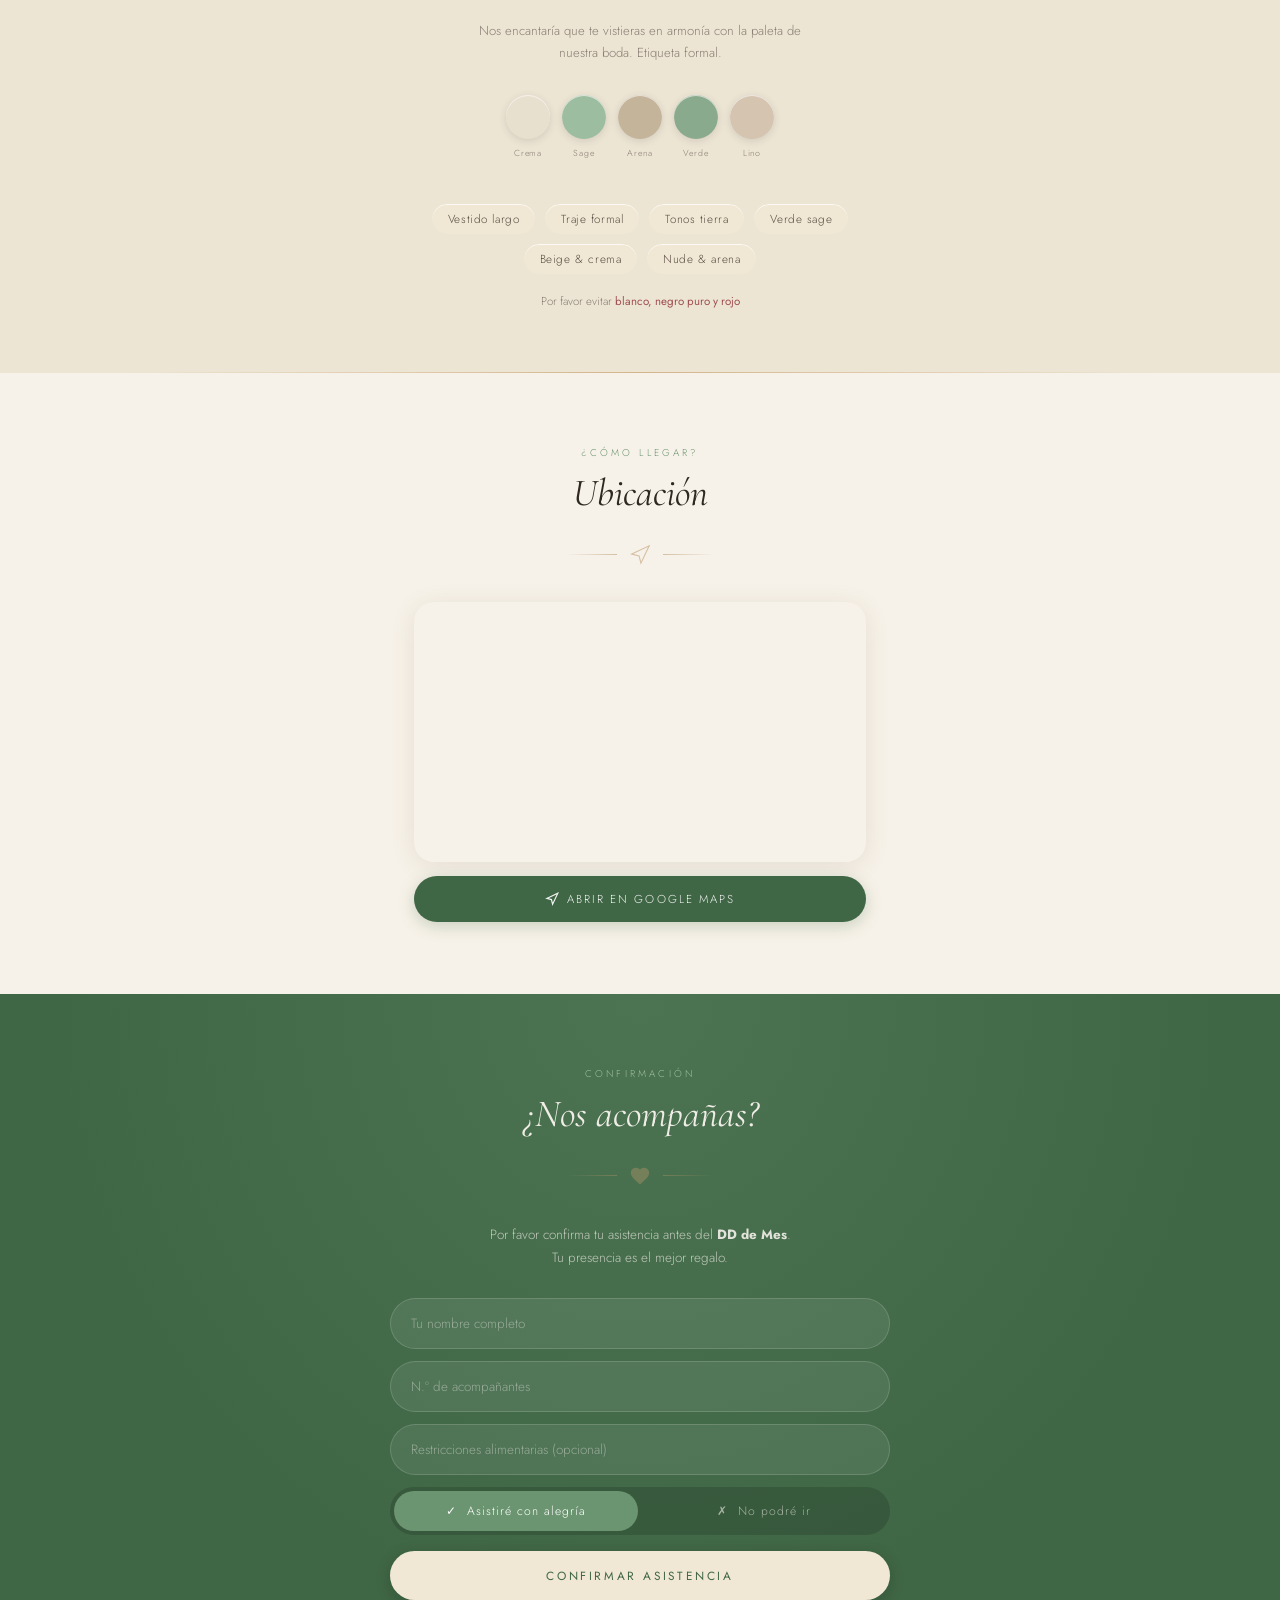
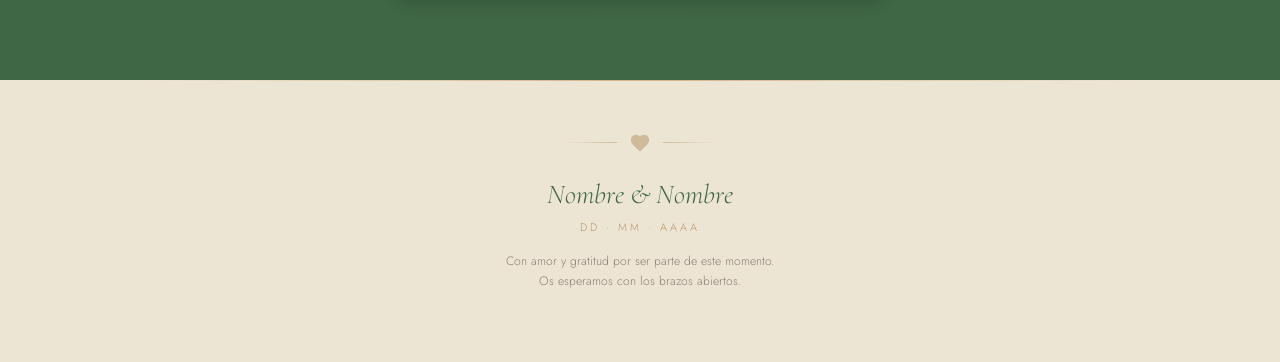
<file: html/invitacion.html>
<!DOCTYPE html>
<html lang="es">
<head>
  <meta charset="UTF-8"/>
  <meta name="viewport" content="width=device-width, initial-scale=1.0, maximum-scale=1.0, user-scalable=no"/>
  <title>Nuestra Boda</title>
  <link rel="preconnect" href="https://fonts.googleapis.com">
  <link href="https://fonts.googleapis.com/css2?family=Cormorant+Garamond:ital,wght@0,300;0,400;0,500;1,300;1,400&family=Jost:wght@200;300;400&display=swap" rel="stylesheet">
  <style>
    *, *::before, *::after { box-sizing: border-box; margin: 0; padding: 0; }

    :root {
      --cream:       #f7f2e9;
      --cream-dark:  #ede5d4;
      --parchment:   #f0e8d5;
      --green:       #6b9470;
      --green-light: #9cbd9f;
      --green-dark:  #3f6645;
      --text:        #2e2820;
      --text-mid:    #5a4e44;
      --text-light:  #8a7e74;
      --gold:        #b8976a;
      --gold-light:  #d4b48a;
    }

    html { scroll-behavior: smooth; }

    body {
      background: var(--cream);
      font-family: 'Jost', sans-serif;
      font-weight: 300;
      color: var(--text);
      opacity: 0;
      animation: pageIn 1.4s 0.1s ease forwards;
    }

    @keyframes pageIn { from { opacity:0; } to { opacity:1; } }

    /* ── HERO ── */
    .hero {
      position: relative;
      width: 100%;
      height: 100dvh;
      overflow: hidden;
      display: flex;
      flex-direction: column;
      align-items: center;
      justify-content: flex-end;
      padding-bottom: 10dvh;
    }
    .hero-video {
      position: absolute; inset: 0;
      width: 100%; height: 100%;
      object-fit: cover; object-position: center;
    }
    .hero::after {
      content: '';
      position: absolute; inset: 0;
      background: linear-gradient(to bottom, rgba(10,10,8,.10) 0%, rgba(10,10,8,.20) 50%, rgba(10,10,8,.72) 100%);
    }
    .hero-content {
      position: relative; z-index: 2;
      text-align: center;
      display: flex; flex-direction: column; align-items: center; gap: 10px;
    }
    .hero-pre {
      font-size: .68rem; letter-spacing: .32em; text-transform: uppercase;
      color: rgba(255,255,255,.92); text-shadow: 0 1px 10px rgba(0,0,0,.55);
      opacity: 0; animation: fadeUp 1s 1s forwards;
    }
    .hero-names {
      font-family: 'Cormorant Garamond', serif;
      font-size: clamp(2.8rem, 11vw, 4.2rem);
      font-weight: 400; font-style: italic; line-height: 1.05;
      color: #fff; text-shadow: 0 2px 28px rgba(0,0,0,.55), 0 1px 6px rgba(0,0,0,.35);
      opacity: 0; animation: fadeUp 1s 1.2s forwards;
    }
    .hero-date {
      font-size: .74rem; letter-spacing: .24em;
      color: rgba(255,255,255,.82); text-shadow: 0 1px 8px rgba(0,0,0,.35);
      margin-top: 6px; opacity: 0; animation: fadeUp 1s 1.45s forwards;
    }
    .scroll-hint {
      position: absolute; bottom: 26px; left: 50%; transform: translateX(-50%);
      z-index: 2; display: flex; flex-direction: column; align-items: center; gap: 7px;
      opacity: 0; animation: fadeUp 1s 2.2s forwards;
    }
    .scroll-hint span { font-size: .6rem; letter-spacing: .24em; text-transform: uppercase; color: rgba(255,255,255,.7); }
    .scroll-line {
      width: 1px; height: 38px;
      background: linear-gradient(to bottom, rgba(255,255,255,.7), transparent);
      animation: scrollPulse 2.2s 2.4s ease-in-out infinite;
    }
    @keyframes scrollPulse { 0%,100%{opacity:.35;transform:scaleY(1)} 50%{opacity:1;transform:scaleY(1.18)} }
    @keyframes fadeUp { from{opacity:0;transform:translateY(16px)} to{opacity:1;transform:translateY(0)} }

    /* ── ORNAMENTO ── */
    .ornament {
      display: flex; align-items: center; justify-content: center;
      gap: 12px; margin: 0 auto 36px; opacity: .55;
    }
    .ornament-line { height: 1px; width: 52px; background: linear-gradient(to right, transparent, var(--gold)); }
    .ornament-line.r { background: linear-gradient(to left, transparent, var(--gold)); }
    .ornament svg { width: 22px; height: 22px; }

    /* ── LAYOUT ── */
    .sw { padding: 72px 24px; max-width: 500px; margin: 0 auto; position: relative; z-index: 1; }
    .alt-bg { background: var(--cream-dark); position: relative; }
    .alt-bg::before, .alt-bg::after {
      content: ''; display: block; height: 1px;
      background: linear-gradient(to right, transparent, var(--gold-light), transparent);
      position: absolute; left: 10%; right: 10%;
    }
    .alt-bg::before { top: 0; }
    .alt-bg::after  { bottom: 0; }

    .section-label {
      font-size: .62rem; letter-spacing: .32em; text-transform: uppercase;
      color: var(--green); text-align: center; margin-bottom: 10px; display: block;
    }
    .section-title {
      font-family: 'Cormorant Garamond', serif;
      font-size: clamp(1.9rem, 7vw, 2.4rem);
      font-weight: 400; font-style: italic; line-height: 1.2;
      color: var(--text); text-align: center; margin-bottom: 28px;
    }

    /* ── TARJETA PERGAMINO ── */
    .parchment {
      background: var(--parchment); border-radius: 20px; padding: 28px 22px;
      box-shadow: 0 1px 0 rgba(255,255,255,.9) inset, 0 4px 24px rgba(100,80,50,.10);
      position: relative; overflow: hidden;
    }

    /* ── COUNTDOWN ── */
    .cd-section {
      background: var(--green-dark); padding: 64px 24px;
      position: relative; overflow: hidden;
    }
    .cd-section::before {
      content:''; position:absolute; inset:0;
      background: radial-gradient(ellipse at 20% 50%, rgba(107,148,112,.25) 0%, transparent 60%),
                  radial-gradient(ellipse at 80% 50%, rgba(63,102,69,.20) 0%, transparent 60%);
      pointer-events:none;
    }
    .cd-inner { max-width:500px; margin:0 auto; text-align:center; position:relative;z-index:1; }
    .cd-section .section-label { color: var(--green-light); }
    .cd-section .section-title { color: #f0ede6; }
    .cd-section .ornament { opacity:.4; }
    .cd-grid {
      display: grid; grid-template-columns: repeat(4,1fr); gap: 10px;
      max-width: 360px; margin: 0 auto;
    }
    .cd-item {
      text-align: center; background: rgba(255,255,255,.07);
      border: 1px solid rgba(255,255,255,.12); border-radius: 14px; padding: 16px 8px 12px;
    }
    .cd-num {
      font-family: 'Cormorant Garamond', serif;
      font-size: 2.4rem; font-weight: 300; color: #fff; line-height: 1; display: block;
    }
    .cd-lbl {
      font-size: .55rem; letter-spacing: .18em; text-transform: uppercase;
      color: var(--green-light); display: block; margin-top: 5px;
    }

    /* ── FECHA & LUGAR ── */
    .fg { display:grid; grid-template-columns:1fr 1fr; gap:14px; margin-bottom:14px; }
    .tile {
      background: var(--parchment); border-radius: 18px; padding: 22px 16px; text-align: center;
      box-shadow: 0 2px 16px rgba(100,80,50,.09), 0 1px 0 rgba(255,255,255,.8) inset;
    }
    .tile .ic   { font-size:1.5rem; display:block; margin-bottom:10px; }
    .tile .lbl  { font-size:.58rem; letter-spacing:.24em; text-transform:uppercase; color:var(--green); margin-bottom:6px; display:block; }
    .tile .val  { font-family:'Cormorant Garamond',serif; font-size:1.05rem; color:var(--text); line-height:1.35; }
    .tile .sub  { font-size:.76rem; color:var(--text-light); margin-top:3px; }
    .tile-row   { display:flex; align-items:center; gap:18px; }
    .tile-row .ic { margin-bottom:0; font-size:1.8rem; flex-shrink:0; }

    /* ── HISTORIA ── */
    .historia-quote {
      font-family: 'Cormorant Garamond', serif;
      font-size: clamp(1.1rem, 4.5vw, 1.3rem);
      font-style: italic; font-weight: 300;
      color: var(--text-mid); text-align: center; line-height: 1.85;
      max-width: 380px; margin: 0 auto 28px;
    }
    .historia-quote::before { content:'\201C'; color:var(--gold); font-size:2.5rem; line-height:0; vertical-align:-.5rem; margin-right:4px; }
    .historia-quote::after  { content:'\201D'; color:var(--gold); font-size:2.5rem; line-height:0; vertical-align:-.5rem; margin-left:4px; }
    .firma { text-align:center; font-family:'Cormorant Garamond',serif; font-size:1.1rem; font-style:italic; color:var(--green-dark); }

    /* ── TIMELINE ── */
    .timeline { position:relative; padding-left:28px; }
    .timeline::before {
      content:''; position:absolute; left:7px; top:8px; bottom:8px;
      width:1px; background:linear-gradient(to bottom, var(--green-light), transparent);
    }
    .tl-item { position:relative; padding:0 0 28px 24px; }
    .tl-item:last-child { padding-bottom:0; }
    .tl-dot {
      position:absolute; left:-28px; top:6px;
      width:10px; height:10px; border-radius:50%;
      background:var(--green); border:2px solid var(--parchment);
      box-shadow:0 0 0 2px var(--green-light);
    }
    .tl-hora  { font-size:.62rem; letter-spacing:.18em; color:var(--green); text-transform:uppercase; margin-bottom:4px; display:block; }
    .tl-ev    { font-family:'Cormorant Garamond',serif; font-size:1.1rem; color:var(--text); font-style:italic; }
    .tl-desc  { font-size:.78rem; color:var(--text-light); margin-top:2px; }

    /* ── DRESS CODE ── */
    .dc-note {
      font-size:.82rem; color:var(--text-light); text-align:center; line-height:1.7;
      margin-bottom:30px; max-width:340px; margin-left:auto; margin-right:auto;
    }
    .dc-palette { display:flex; justify-content:center; gap:12px; margin-bottom:36px; }
    .dc-swatch {
      width:44px; height:44px; border-radius:50%;
      box-shadow:0 2px 8px rgba(0,0,0,.12), 0 1px 0 rgba(255,255,255,.6) inset;
      position:relative;
    }
    .dc-swatch::after {
      content:attr(data-name); position:absolute; bottom:-20px; left:50%; transform:translateX(-50%);
      font-size:.55rem; letter-spacing:.1em; color:var(--text-light); white-space:nowrap;
    }
    .dc-tags { display:flex; flex-wrap:wrap; gap:8px; justify-content:center; }
    .dc-tag {
      background:var(--parchment); border:1px solid var(--cream-dark); border-radius:50px;
      padding:7px 16px; font-size:.73rem; color:var(--text-mid); letter-spacing:.05em;
      box-shadow:0 1px 0 rgba(255,255,255,.8) inset;
    }
    .dc-avoid { margin-top:18px; text-align:center; font-size:.72rem; color:var(--text-light); }
    .dc-avoid strong { color:#a05050; font-weight:400; }

    /* ── MAPA ── */
    .map-wrap { border-radius:20px; overflow:hidden; box-shadow:0 4px 24px rgba(100,80,50,.12); }
    .map-wrap iframe { width:100%; height:260px; border:none; display:block; }
    .map-btn {
      display:flex; align-items:center; justify-content:center; gap:8px;
      width:100%; margin-top:14px; padding:15px;
      background:var(--green-dark); color:rgba(255,255,255,.92);
      border-radius:50px; text-decoration:none;
      font-size:.72rem; letter-spacing:.18em; text-transform:uppercase;
      transition:background .2s, transform .15s;
      box-shadow:0 4px 16px rgba(63,102,69,.25);
    }
    .map-btn:active { background:var(--green); transform:scale(.98); }

    /* ── RSVP ── */
    .rsvp-bg {
      background:var(--green-dark); padding:72px 24px 80px;
      position:relative; overflow:hidden;
    }
    .rsvp-bg::before {
      content:''; position:absolute; inset:0;
      background:radial-gradient(ellipse at 50% 0%, rgba(107,148,112,.30) 0%, transparent 65%);
      pointer-events:none;
    }
    .rsvp-inner { max-width:500px; margin:0 auto; position:relative;z-index:1; }
    .rsvp-bg .section-label { color:var(--green-light); }
    .rsvp-bg .section-title { color:#f0ede6; }
    .rsvp-note {
      font-size:.84rem; color:rgba(240,237,230,.72); text-align:center;
      line-height:1.75; margin-bottom:28px;
    }
    .rsvp-form { display:flex; flex-direction:column; gap:12px; }
    .rsvp-input {
      width:100%; padding:15px 20px;
      border:1px solid rgba(255,255,255,.15); border-radius:50px;
      background:rgba(255,255,255,.08);
      font-family:'Jost',sans-serif; font-size:.84rem; font-weight:300; color:#f0ede6;
      outline:none; transition:border-color .2s, background .2s; -webkit-appearance:none;
    }
    .rsvp-input::placeholder { color:rgba(240,237,230,.45); }
    .rsvp-input:focus { border-color:rgba(255,255,255,.35); background:rgba(255,255,255,.12); }
    .rsvp-toggle {
      display:flex; background:rgba(0,0,0,.15); border-radius:50px; padding:4px; gap:4px;
    }
    .rsvp-toggle button {
      flex:1; padding:11px; border:none; border-radius:50px;
      font-family:'Jost',sans-serif; font-size:.76rem; letter-spacing:.08em; font-weight:300;
      background:transparent; color:rgba(240,237,230,.6); cursor:pointer;
      transition:background .2s, color .2s;
    }
    .rsvp-toggle button.active { background:var(--green); color:#fff; }
    .rsvp-submit {
      width:100%; padding:16px; background:var(--parchment);
      color:var(--green-dark); border:none; border-radius:50px;
      font-family:'Jost',sans-serif; font-size:.74rem; font-weight:400;
      letter-spacing:.22em; text-transform:uppercase; cursor:pointer;
      margin-top:4px; transition:opacity .2s, transform .15s;
      box-shadow:0 4px 16px rgba(0,0,0,.15);
    }
    .rsvp-submit:active { transform:scale(.97); opacity:.88; }

    /* ── FOOTER ── */
    footer {
      text-align:center; padding:52px 28px 70px;
      background:var(--cream-dark); position:relative;
    }
    footer::before {
      content:''; display:block; height:1px;
      background:linear-gradient(to right, transparent, var(--gold-light), transparent);
      position:absolute; top:0; left:10%; right:10%;
    }
    .footer-names { font-family:'Cormorant Garamond',serif; font-size:1.7rem; font-style:italic; font-weight:300; color:var(--green-dark); margin-bottom:8px; }
    .footer-date  { font-size:.68rem; letter-spacing:.28em; text-transform:uppercase; color:var(--gold); margin-bottom:16px; }
    .footer-msg   { font-size:.76rem; color:var(--text-light); line-height:1.7; }

    /* ── TOAST ── */
    .toast {
      position:fixed; bottom:32px; left:50%;
      transform:translateX(-50%) translateY(80px);
      background:var(--green-dark); color:#f0ede6;
      padding:14px 28px; border-radius:50px;
      font-size:.78rem; letter-spacing:.08em;
      z-index:999; opacity:0;
      transition:transform .45s cubic-bezier(.34,1.56,.64,1), opacity .3s;
      white-space:nowrap; box-shadow:0 8px 24px rgba(0,0,0,.18);
    }
    .toast.show { opacity:1; transform:translateX(-50%) translateY(0); }

    /* ── MUTE BTN ── */
    .mute-btn {
      position: fixed; bottom: 24px; left: 24px; z-index: 999;
      width: 40px; height: 40px; border-radius: 50%; border: none;
      background: rgba(63,102,69,0.82); backdrop-filter: blur(8px);
      cursor: pointer; display: flex; align-items: center; justify-content: center;
      box-shadow: 0 2px 12px rgba(0,0,0,0.18);
      transition: background 0.2s, transform 0.15s;
      -webkit-tap-highlight-color: transparent;
    }
    .mute-btn:active { transform: scale(0.92); }
    .mute-btn svg { width: 18px; height: 18px; }
  </style>
</head>
<body>

<!-- HERO -->
<section class="hero">
  <video class="hero-video" src="../assets/media.mp4" autoplay muted loop playsinline></video>
  <div class="hero-content">
    <p class="hero-pre">Os invitamos a nuestra boda</p>
    <h1 class="hero-names">Nombre &amp; Nombre</h1>
    <p class="hero-date">DD · MM · AAAA</p>
  </div>
  <div class="scroll-hint">
    <span>Desliza</span>
    <div class="scroll-line"></div>
  </div>
</section>

<!-- CUENTA REGRESIVA -->
<div class="cd-section" id="fecha">
  <div class="cd-inner">
    <span class="section-label">Faltan</span>
    <h2 class="section-title">Días para el gran día</h2>
    <div class="ornament" style="opacity:.4;">
      <div class="ornament-line"></div>
      <svg viewBox="0 0 24 24" fill="#b8976a"><path d="M12 21.35l-1.45-1.32C5.4 15.36 2 12.28 2 8.5 2 5.42 4.42 3 7.5 3c1.74 0 3.41.81 4.5 2.09C13.09 3.81 14.76 3 16.5 3 19.58 3 22 5.42 22 8.5c0 3.78-3.4 6.86-8.55 11.54L12 21.35z"/></svg>
      <div class="ornament-line r"></div>
    </div>
    <div class="cd-grid">
      <div class="cd-item"><span class="cd-num" id="cd-d">--</span><span class="cd-lbl">Días</span></div>
      <div class="cd-item"><span class="cd-num" id="cd-h">--</span><span class="cd-lbl">Horas</span></div>
      <div class="cd-item"><span class="cd-num" id="cd-m">--</span><span class="cd-lbl">Minutos</span></div>
      <div class="cd-item"><span class="cd-num" id="cd-s">--</span><span class="cd-lbl">Segundos</span></div>
    </div>
  </div>
</div>

<!-- FECHA & LUGAR -->
<div class="sw" id="detalles">
  <span class="section-label">Detalles</span>
  <h2 class="section-title">Fecha &amp; Lugar</h2>
  <div class="ornament">
    <div class="ornament-line"></div>
    <svg viewBox="0 0 24 24" fill="none" stroke="#b8976a" stroke-width="1.2"><path d="M12 22s-8-5.6-8-11a8 8 0 0116 0c0 5.4-8 11-8 11z"/><circle cx="12" cy="11" r="3" fill="#b8976a" stroke="none"/></svg>
    <div class="ornament-line r"></div>
  </div>
  <div class="fg">
    <div class="tile"><span class="ic">🗓</span><span class="lbl">Fecha</span><p class="val">Sábado<br>DD de Mes<br>AAAA</p></div>
    <div class="tile"><span class="ic">🕔</span><span class="lbl">Hora</span><p class="val">4:00 PM<br>Ceremonia</p></div>
  </div>
  <div class="tile tile-row">
    <span class="ic">🌿</span>
    <div><span class="lbl">Lugar</span><p class="val">Nombre del Salón</p><p class="sub">Dirección completa, Ciudad</p></div>
  </div>
</div>

<!-- HISTORIA -->
<div class="alt-bg" id="historia">
  <div class="sw" style="padding-top:64px;padding-bottom:64px;">
    <span class="section-label">Nuestra historia</span>
    <h2 class="section-title">Un amor que merece celebrarse</h2>
    <div class="ornament">
      <div class="ornament-line"></div>
      <svg viewBox="0 0 24 24" fill="#b8976a"><path d="M12 21.35l-1.45-1.32C5.4 15.36 2 12.28 2 8.5 2 5.42 4.42 3 7.5 3c1.74 0 3.41.81 4.5 2.09C13.09 3.81 14.76 3 16.5 3 19.58 3 22 5.42 22 8.5c0 3.78-3.4 6.86-8.55 11.54L12 21.35z"/></svg>
      <div class="ornament-line r"></div>
    </div>
    <p class="historia-quote">Desde el primer momento supimos que éramos el uno para el otro. Hoy queremos compartir este nuevo capítulo con las personas que más amamos.</p>
    <p class="firma">— Nombre &amp; Nombre</p>
  </div>
</div>

<!-- ITINERARIO -->
<div class="sw" id="itinerario">
  <span class="section-label">El gran día</span>
  <h2 class="section-title">Itinerario</h2>
  <div class="ornament">
    <div class="ornament-line"></div>
    <svg viewBox="0 0 24 24" fill="none" stroke="#b8976a" stroke-width="1.2"><circle cx="12" cy="12" r="9"/><path d="M12 7v5l3 3"/></svg>
    <div class="ornament-line r"></div>
  </div>
  <div class="parchment">
    <div class="timeline">
      <div class="tl-item"><div class="tl-dot"></div><span class="tl-hora">4:00 PM</span><p class="tl-ev">Ceremonia</p><p class="tl-desc">Capilla / Jardín de la hacienda</p></div>
      <div class="tl-item"><div class="tl-dot"></div><span class="tl-hora">5:00 PM</span><p class="tl-ev">Cóctel de bienvenida</p><p class="tl-desc">Terraza principal</p></div>
      <div class="tl-item"><div class="tl-dot"></div><span class="tl-hora">7:00 PM</span><p class="tl-ev">Recepción &amp; Cena</p><p class="tl-desc">Salón de banquetes</p></div>
      <div class="tl-item"><div class="tl-dot"></div><span class="tl-hora">9:00 PM</span><p class="tl-ev">Fiesta &amp; Baile</p><p class="tl-desc">Hasta que el cuerpo aguante 🎶</p></div>
    </div>
  </div>
</div>

<!-- DRESS CODE -->
<div class="alt-bg" id="dresscode">
  <div class="sw" style="padding-top:64px;padding-bottom:64px;">
    <span class="section-label">Vestimenta</span>
    <h2 class="section-title">Dress Code</h2>
    <div class="ornament">
      <div class="ornament-line"></div>
      <svg viewBox="0 0 24 24" fill="none" stroke="#b8976a" stroke-width="1.2"><path d="M12 2L8 7H5l2 4-3 9h16l-3-9 2-4h-3L12 2z"/></svg>
      <div class="ornament-line r"></div>
    </div>
    <p class="dc-note">Nos encantaría que te vistieras en armonía con la paleta de nuestra boda. Etiqueta formal.</p>
    <div class="dc-palette" style="padding-bottom:28px;">
      <div class="dc-swatch" style="background:#e8e0cf;" data-name="Crema"></div>
      <div class="dc-swatch" style="background:#9cbd9f;" data-name="Sage"></div>
      <div class="dc-swatch" style="background:#c4b49a;" data-name="Arena"></div>
      <div class="dc-swatch" style="background:#8aaa8d;" data-name="Verde"></div>
      <div class="dc-swatch" style="background:#d4c4b0;" data-name="Lino"></div>
    </div>
    <div class="dc-tags">
      <span class="dc-tag">Vestido largo</span>
      <span class="dc-tag">Traje formal</span>
      <span class="dc-tag">Tonos tierra</span>
      <span class="dc-tag">Verde sage</span>
      <span class="dc-tag">Beige &amp; crema</span>
      <span class="dc-tag">Nude &amp; arena</span>
    </div>
    <p class="dc-avoid">Por favor evitar <strong>blanco, negro puro y rojo</strong></p>
  </div>
</div>

<!-- UBICACIÓN -->
<div class="sw" id="ubicacion">
  <span class="section-label">¿Cómo llegar?</span>
  <h2 class="section-title">Ubicación</h2>
  <div class="ornament">
    <div class="ornament-line"></div>
    <svg viewBox="0 0 24 24" fill="none" stroke="#b8976a" stroke-width="1.2"><path d="M3 11l19-9-9 19-2-8-8-2z"/></svg>
    <div class="ornament-line r"></div>
  </div>
  <div class="map-wrap">
    <iframe src="https://www.google.com/maps/embed?pb=!1m18!1m12!1m3!1d3976.8!2d-76.5!3d3.45!2m3!1f0!2f0!3f0!3m2!1i1024!2i768!4f13.1!3m3!1m2!1s0x0%3A0x0!2zM8KwMjcnMDAuMCJOIDc2wrAzMCcwMC4wIlc!5e0!3m2!1ses!2sco!4v1" allowfullscreen="" loading="lazy" referrerpolicy="no-referrer-when-downgrade"></iframe>
  </div>
  <a class="map-btn" href="https://maps.google.com/?q=Nombre+del+Salon,+Ciudad" target="_blank">
    <svg width="14" height="14" viewBox="0 0 24 24" fill="none" stroke="currentColor" stroke-width="2"><path d="M3 11l19-9-9 19-2-8-8-2z"/></svg>
    Abrir en Google Maps
  </a>
</div>

<!-- RSVP -->
<div class="rsvp-bg" id="rsvp">
  <div class="rsvp-inner">
    <span class="section-label">Confirmación</span>
    <h2 class="section-title">¿Nos acompañas?</h2>
    <div class="ornament" style="opacity:.4;">
      <div class="ornament-line"></div>
      <svg viewBox="0 0 24 24" fill="#b8976a"><path d="M12 21.35l-1.45-1.32C5.4 15.36 2 12.28 2 8.5 2 5.42 4.42 3 7.5 3c1.74 0 3.41.81 4.5 2.09C13.09 3.81 14.76 3 16.5 3 19.58 3 22 5.42 22 8.5c0 3.78-3.4 6.86-8.55 11.54L12 21.35z"/></svg>
      <div class="ornament-line r"></div>
    </div>
    <p class="rsvp-note">Por favor confirma tu asistencia antes del <strong style="color:rgba(240,237,230,.92);">DD de Mes</strong>.<br>Tu presencia es el mejor regalo.</p>
    <div class="rsvp-form">
      <input class="rsvp-input" type="text"   id="rsvp-name"   placeholder="Tu nombre completo" />
      <input class="rsvp-input" type="number" id="rsvp-guests" placeholder="N.º de acompañantes" min="0" max="5" />
      <input class="rsvp-input" type="text"   id="rsvp-food"   placeholder="Restricciones alimentarias (opcional)" />
      <div class="rsvp-toggle">
        <button class="active" id="btn-si" onclick="toggleRsvp('si')">✓ &nbsp;Asistiré con alegría</button>
        <button id="btn-no" onclick="toggleRsvp('no')">✗ &nbsp;No podré ir</button>
      </div>
      <button class="rsvp-submit" onclick="submitRsvp()">Confirmar asistencia</button>
    </div>
  </div>
</div>

<!-- FOOTER -->
<footer>
  <div class="ornament" style="margin-bottom:24px;">
    <div class="ornament-line"></div>
    <svg viewBox="0 0 24 24" fill="#b8976a" width="22" height="22"><path d="M12 21.35l-1.45-1.32C5.4 15.36 2 12.28 2 8.5 2 5.42 4.42 3 7.5 3c1.74 0 3.41.81 4.5 2.09C13.09 3.81 14.76 3 16.5 3 19.58 3 22 5.42 22 8.5c0 3.78-3.4 6.86-8.55 11.54L12 21.35z"/></svg>
    <div class="ornament-line r"></div>
  </div>
  <p class="footer-names">Nombre &amp; Nombre</p>
  <p class="footer-date">DD · MM · AAAA</p>
  <p class="footer-msg">Con amor y gratitud por ser parte de este momento.<br>Os esperamos con los brazos abiertos.</p>
</footer>

<div class="toast" id="toast">¡Gracias! Te esperamos 🌿</div>
<audio id="bg-audio" src="../assets/audio.mp3" loop preload="auto"></audio>

<script>
  /* AUDIO */
  (function(){
    const a = document.getElementById('bg-audio');
    a.volume = 0;
    function start(){
      const t = sessionStorage.getItem('audioTime');
      if(t) a.currentTime = parseFloat(t);
      a.play().then(()=>{ let v=0; const r=setInterval(()=>{ v=Math.min(v+.05,.35); a.volume=v; if(v>=.35)clearInterval(r); },50); }).catch(()=>{});
    }
    a.play().then(()=>{ const t=sessionStorage.getItem('audioTime'); if(t) a.currentTime=parseFloat(t); a.volume=.35; }).catch(()=>{
      document.addEventListener('touchstart',start,{once:true});
      document.addEventListener('click',start,{once:true});
    });
    window.addEventListener('beforeunload',()=>{ sessionStorage.setItem('audioTime',a.currentTime); });
  })();

  /* COUNTDOWN — cambia esta fecha */
  const wDate = new Date('2025-12-20T16:00:00');
  function tick(){
    const diff = wDate - new Date();
    if(diff<=0){ ['cd-d','cd-h','cd-m','cd-s'].forEach(id=>document.getElementById(id).textContent='00'); return; }
    const pad = n => String(Math.floor(n)).padStart(2,'0');
    document.getElementById('cd-d').textContent = pad(diff/86400000);
    document.getElementById('cd-h').textContent = pad((diff%86400000)/3600000);
    document.getElementById('cd-m').textContent = pad((diff%3600000)/60000);
    document.getElementById('cd-s').textContent = pad((diff%60000)/1000);
  }
  tick(); setInterval(tick,1000);

  /* RSVP */
  let choice='si';
  function toggleRsvp(c){
    choice=c;
    document.getElementById('btn-si').classList.toggle('active',c==='si');
    document.getElementById('btn-no').classList.toggle('active',c==='no');
    document.getElementById('toast').textContent = c==='no' ? '¡Te echaremos de menos! 🌸' : '¡Gracias! Te esperamos 🌿';
  }
  function submitRsvp(){
    if(!document.getElementById('rsvp-name').value.trim()){ document.getElementById('rsvp-name').focus(); return; }
    const t=document.getElementById('toast'); t.classList.add('show'); setTimeout(()=>t.classList.remove('show'),3400);
  }

  /* AUTO-SCROLL */
  setTimeout(()=>{ document.getElementById('fecha').scrollIntoView({behavior:'smooth'}); },5000);

  /* REVEAL */
  const obs = new IntersectionObserver(entries=>{
    entries.forEach(e=>{ if(e.isIntersecting){ e.target.style.opacity='1'; e.target.style.transform='translateY(0)'; obs.unobserve(e.target); } });
  },{threshold:.10});
  document.querySelectorAll('.sw, .alt-bg').forEach(el=>{
    el.style.opacity='0'; el.style.transform='translateY(28px)';
    el.style.transition='opacity .9s ease, transform .9s ease';
    obs.observe(el);
  });
  /* MUTE */
  const muteBtn = document.getElementById('muteBtn');
  const iconOn  = document.getElementById('icon-on');
  const iconOff = document.getElementById('icon-off');
  let muted = false;
  muteBtn.addEventListener('click', () => {
    const audio = document.getElementById('bg-audio');
    muted = !muted;
    audio.volume   = muted ? 0 : 0.35;
    iconOn.style.display  = muted ? 'none'  : 'block';
    iconOff.style.display = muted ? 'block' : 'none';
  });
</script>
  <!-- Botón de volumen -->
  <button class="mute-btn" id="muteBtn" aria-label="Silenciar">
    <svg id="icon-on" viewBox="0 0 24 24" fill="none" stroke="white" stroke-width="1.8" stroke-linecap="round">
      <polygon points="11 5 6 9 2 9 2 15 6 15 11 19 11 5"/>
      <path d="M15.54 8.46a5 5 0 0 1 0 7.07"/>
      <path d="M19.07 4.93a10 10 0 0 1 0 14.14"/>
    </svg>
    <svg id="icon-off" viewBox="0 0 24 24" fill="none" stroke="white" stroke-width="1.8" stroke-linecap="round" style="display:none;">
      <polygon points="11 5 6 9 2 9 2 15 6 15 11 19 11 5"/>
      <line x1="23" y1="9" x2="17" y2="15"/>
      <line x1="17" y1="9" x2="23" y2="15"/>
    </svg>
  </button>

</body>
</html>
</file>
<file: styles.css>
@import url('https://fonts.googleapis.com/css2?family=Cormorant+Garamond:ital,wght@0,300;0,400;1,300&display=swap');

*, *::before, *::after {
  box-sizing: border-box;
  margin: 0;
  padding: 0;
}

:root {
  --cream: #f5f0e8;
  --rose: #8b1a2e;
  --rose-light: #c2415a;
  --shadow: rgba(80, 20, 30, 0.18);
  --text: #5a3a3a;
}

html, body {
  width: 100%;
  height: 100%;
  overflow: hidden;
}

body {
  font-family: 'Cormorant Garamond', Georgia, serif;
  background: var(--cream);
  display: flex;
  align-items: center;
  justify-content: center;
  min-height: 100dvh;
}

.envelope-container {
  position: relative;
  width: 100vw;
  height: 100dvh;
  display: flex;
  flex-direction: column;
  align-items: center;
  justify-content: center;
  overflow: hidden;
}

.carta-bg {
  position: absolute;
  inset: 0;
  width: 100%;
  height: 100%;
  object-fit: cover;
  object-position: center;
  pointer-events: none;
  user-select: none;
}

.envelope-container::after {
  content: '';
  position: absolute;
  inset: 0;
  background: radial-gradient(ellipse at 50% 40%, transparent 30%, rgba(180, 140, 110, 0.12) 100%);
  pointer-events: none;
}

.flap-shadow {
  position: absolute;
  top: 0;
  left: 0;
  width: 100%;
  height: 55%;
  background: linear-gradient(
    to bottom,
    rgba(160, 120, 90, 0.10) 0%,
    transparent 100%
  );
  pointer-events: none;
  z-index: 1;
}

.sello-btn {
  position: relative;
  z-index: 10;
  background: none;
  border: none;
  cursor: pointer;
  padding: 0;
  outline: none;
  -webkit-tap-highlight-color: transparent;
  width: min(52vw, 220px);
  height: min(52vw, 220px);
  border-radius: 50%;
  display: flex;
  align-items: center;
  justify-content: center;
  filter: drop-shadow(0 8px 24px rgba(139, 26, 46, 0.40))
          drop-shadow(0 2px 6px rgba(0,0,0,0.18));
  transition: transform 0.18s cubic-bezier(0.34, 1.56, 0.64, 1),
              filter 0.18s ease;
  animation: selloEntrance 1.1s cubic-bezier(0.22, 1, 0.36, 1) both;
}

@keyframes selloEntrance {
  0%   { opacity: 0; transform: scale(0.6) rotate(-8deg); }
  60%  { opacity: 1; transform: scale(1.06) rotate(2deg); }
  100% { opacity: 1; transform: scale(1) rotate(0deg); }
}

.sello-btn:hover {
  transform: scale(1.06);
  filter: drop-shadow(0 12px 32px rgba(139, 26, 46, 0.55))
          drop-shadow(0 4px 10px rgba(0,0,0,0.22));
}

.sello-btn:active {
  transform: scale(0.93);
  filter: drop-shadow(0 4px 12px rgba(139, 26, 46, 0.35))
          drop-shadow(0 1px 4px rgba(0,0,0,0.15));
  transition: transform 0.08s ease, filter 0.08s ease;
}

.sello-img {
  width: 100%;
  height: 100%;
  object-fit: contain;
  border-radius: 50%;
  display: block;
}

.ripple-ring {
  position: absolute;
  inset: -8px;
  border-radius: 50%;
  border: 2.5px solid rgba(194, 65, 90, 0.55);
  animation: pulseRing 2.4s ease-out infinite;
  pointer-events: none;
}

@keyframes pulseRing {
  0%   { transform: scale(0.92); opacity: 0.7; }
  60%  { transform: scale(1.18); opacity: 0; }
  100% { transform: scale(1.18); opacity: 0; }
}

.sello-btn::before {
  content: '';
  position: absolute;
  inset: -8px;
  border-radius: 50%;
  border: 2px solid rgba(194, 65, 90, 0.30);
  animation: pulseRing 2.4s ease-out 0.8s infinite;
  pointer-events: none;
}

.hint-text {
  position: relative;
  z-index: 10;
  margin-top: 22px;
  font-size: clamp(0.85rem, 3.5vw, 1.05rem);
  font-style: italic;
  font-weight: 300;
  letter-spacing: 0.06em;
  color: var(--text);
  opacity: 0.75;
  animation: fadeUp 1.6s 0.9s both;
}

@keyframes fadeUp {
  from { opacity: 0; transform: translateY(10px); }
  to   { opacity: 0.75; transform: translateY(0); }
}

.sello-btn.burst .ripple-ring {
  animation: burstRing 0.5s ease-out forwards;
}

@keyframes burstRing {
  0%   { transform: scale(1);   opacity: 1; border-color: rgba(194, 65, 90, 0.9); }
  100% { transform: scale(1.9); opacity: 0; border-color: rgba(194, 65, 90, 0);   }
}

.envelope-container.opening .carta-bg {
  animation: envelopeLift 1.4s cubic-bezier(0.25, 0.46, 0.45, 0.94) forwards;
}
@keyframes envelopeLift {
  0%   { transform: translateY(0);   }
  100% { transform: translateY(-6%); }
}

.envelope-container.opening .sello-btn {
  animation: selloLift 1.4s cubic-bezier(0.25, 0.46, 0.45, 0.94) forwards;
}
@keyframes selloLift {
  0%   { transform: translateY(0);    }
  100% { transform: translateY(-14%); }
}

.envelope-container.opening .hint-text {
  animation: fadeOut 0.3s ease forwards;
}
@keyframes fadeOut {
  to { opacity: 0; }
}
</file>
